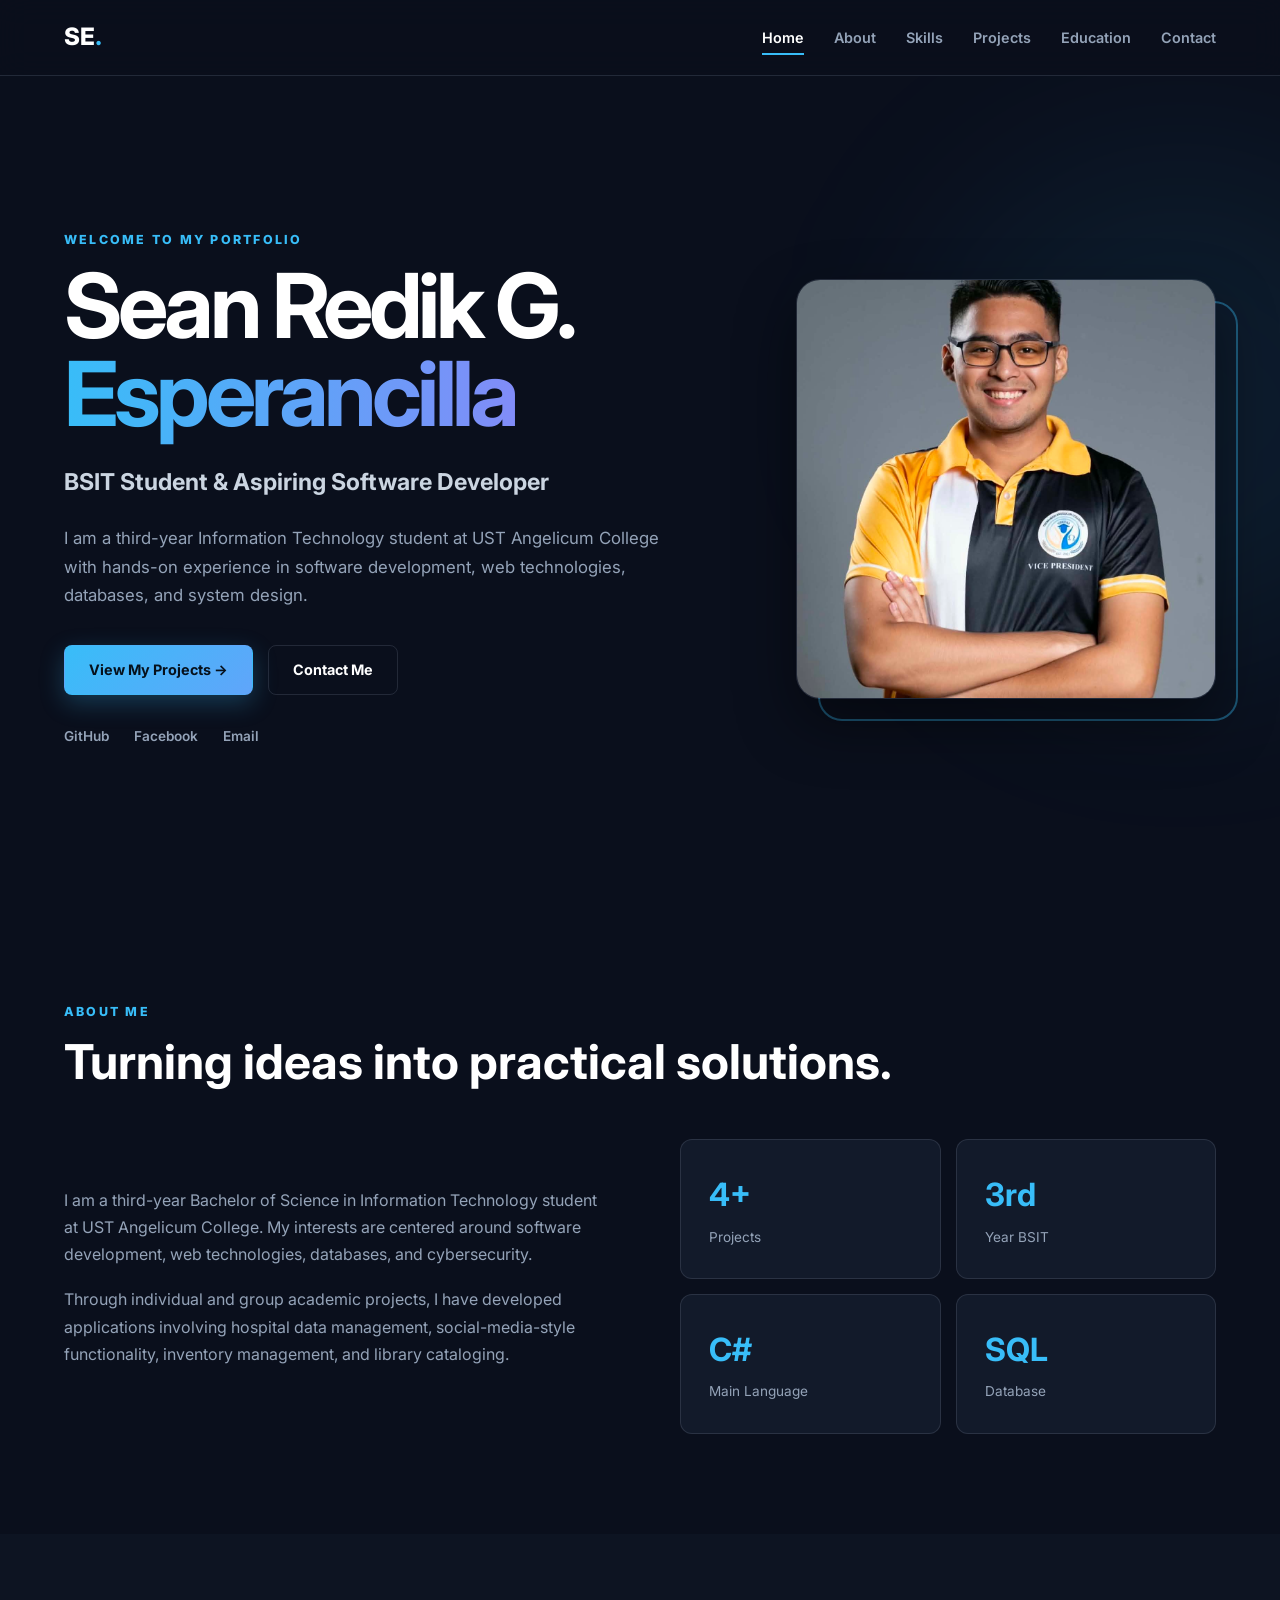
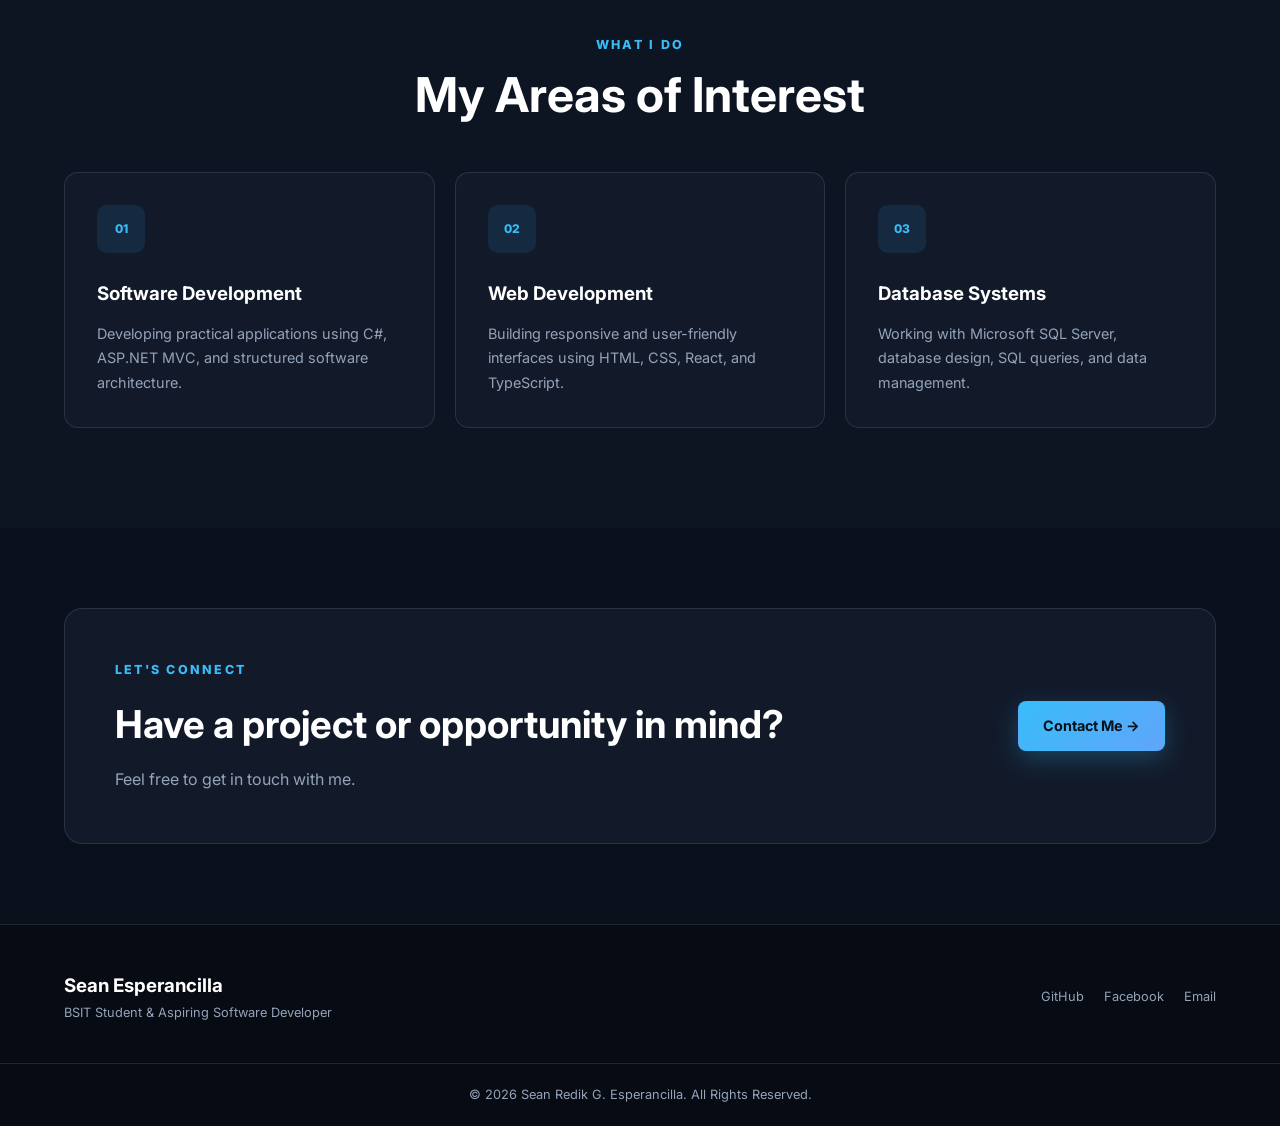
<file: index.html>
<!DOCTYPE html>
<html lang="en">
<head>
    <meta charset="UTF-8">
    <meta name="viewport" content="width=device-width, initial-scale=1.0">
    <meta name="description" content="Sean Redik G. Esperancilla - BSIT Student and Aspiring Software Developer">
    <title>Sean Esperancilla | Portfolio</title>

    <link rel="stylesheet" href="css/style.css">

    <link rel="preconnect" href="https://fonts.googleapis.com">
    <link rel="preconnect" href="https://fonts.gstatic.com" crossorigin>
    <link href="https://fonts.googleapis.com/css2?family=Inter:wght@400;500;600;700;800&display=swap" rel="stylesheet">
</head>

<body>

    <!-- Navigation -->
    <header class="header">
        <nav class="navbar container">

            <a href="index.html" class="logo">
                SE<span>.</span>
            </a>

            <button class="menu-toggle" id="menuToggle" aria-label="Toggle navigation">
                ☰
            </button>

            <ul class="nav-menu" id="navMenu">
                <li><a href="index.html" class="active">Home</a></li>
                <li><a href="about.html">About</a></li>
                <li><a href="skills.html">Skills</a></li>
                <li><a href="projects.html">Projects</a></li>
                <li><a href="education.html">Education</a></li>
                <li><a href="contact.html">Contact</a></li>
            </ul>

        </nav>
    </header>

    <main>

        <!-- Hero Section -->
        <section class="hero">
            <div class="container hero-content">

                <div class="hero-text">

                    <p class="eyebrow">WELCOME TO MY PORTFOLIO</p>

                    <h1>
                        Sean Redik G.<br>
                        <span>Esperancilla</span>
                    </h1>

                    <h2>BSIT Student & Aspiring Software Developer</h2>

                    <p class="hero-description">
                        I am a third-year Information Technology student at
                        UST Angelicum College with hands-on experience in
                        software development, web technologies, databases,
                        and system design.
                    </p>

                    <div class="hero-buttons">
                        <a href="projects.html" class="btn btn-primary">
                            View My Projects →
                        </a>

                        <a href="contact.html" class="btn btn-outline">
                            Contact Me
                        </a>
                    </div>

                    <div class="social-links">
                        <a href="https://github.com/SeanEsperancilla"
                           target="_blank"
                           rel="noopener noreferrer">
                            GitHub
                        </a>

                        <a href="https://www.facebook.com/Sean.Esperancilla"
                           target="_blank"
                           rel="noopener noreferrer">
                            Facebook
                        </a>

                        <a href="mailto:sprncll@gmail.com">
                            Email
                        </a>
                    </div>

                </div>

                <div class="hero-image">
                    <div class="image-decoration"></div>

                    <img src="images/profile.jpg"
                         alt="Profile photo of Sean Redik G. Esperancilla">
                </div>

            </div>
        </section>

        <!-- Quick Introduction -->
        <section class="intro-section section">
            <div class="container">

                <div class="section-heading">
                    <p class="eyebrow">ABOUT ME</p>
                    <h2>Turning ideas into practical solutions.</h2>
                </div>

                <div class="intro-grid">

                    <div>
                        <p>
                            I am a third-year Bachelor of Science in Information
                            Technology student at UST Angelicum College. My interests
                            are centered around software development, web technologies,
                            databases, and cybersecurity.
                        </p>

                        <p>
                            Through individual and group academic projects, I have
                            developed applications involving hospital data management,
                            social-media-style functionality, inventory management,
                            and library cataloging.
                        </p>
                    </div>

                    <div class="stats-grid">

                        <div class="stat-card">
                            <strong>4+</strong>
                            <span>Projects</span>
                        </div>

                        <div class="stat-card">
                            <strong>3rd</strong>
                            <span>Year BSIT</span>
                        </div>

                        <div class="stat-card">
                            <strong>C#</strong>
                            <span>Main Language</span>
                        </div>

                        <div class="stat-card">
                            <strong>SQL</strong>
                            <span>Database</span>
                        </div>

                    </div>

                </div>

            </div>
        </section>

        <!-- Featured Skills -->
        <section class="section section-alt">
            <div class="container">

                <div class="section-heading centered">
                    <p class="eyebrow">WHAT I DO</p>
                    <h2>My Areas of Interest</h2>
                </div>

                <div class="card-grid three-columns">

                    <article class="info-card">
                        <div class="card-icon">01</div>
                        <h3>Software Development</h3>
                        <p>
                            Developing practical applications using C#,
                            ASP.NET MVC, and structured software architecture.
                        </p>
                    </article>

                    <article class="info-card">
                        <div class="card-icon">02</div>
                        <h3>Web Development</h3>
                        <p>
                            Building responsive and user-friendly interfaces
                            using HTML, CSS, React, and TypeScript.
                        </p>
                    </article>

                    <article class="info-card">
                        <div class="card-icon">03</div>
                        <h3>Database Systems</h3>
                        <p>
                            Working with Microsoft SQL Server, database design,
                            SQL queries, and data management.
                        </p>
                    </article>

                </div>

            </div>
        </section>

        <!-- CTA -->
        <section class="cta-section section">
            <div class="container cta-content">

                <div>
                    <p class="eyebrow">LET'S CONNECT</p>
                    <h2>Have a project or opportunity in mind?</h2>
                    <p>
                        Feel free to get in touch with me.
                    </p>
                </div>

                <a href="contact.html" class="btn btn-primary">
                    Contact Me →
                </a>

            </div>
        </section>

    </main>

    <!-- Footer -->
    <footer class="footer">
        <div class="container footer-content">

            <div>
                <h3>Sean Esperancilla</h3>
                <p>BSIT Student & Aspiring Software Developer</p>
            </div>

            <div class="footer-links">
                <a href="https://github.com/SeanEsperancilla"
                   target="_blank"
                   rel="noopener noreferrer">GitHub</a>

                <a href="https://www.facebook.com/Sean.Esperancilla"
                   target="_blank"
                   rel="noopener noreferrer">Facebook</a>

                <a href="mailto:sprncll@gmail.com">Email</a>
            </div>

        </div>

        <div class="copyright">
            <p>© <span id="year"></span> Sean Redik G. Esperancilla. All Rights Reserved.</p>
        </div>
    </footer>

    <script src="js/script.js"></script>
</body>
</html>
</file>
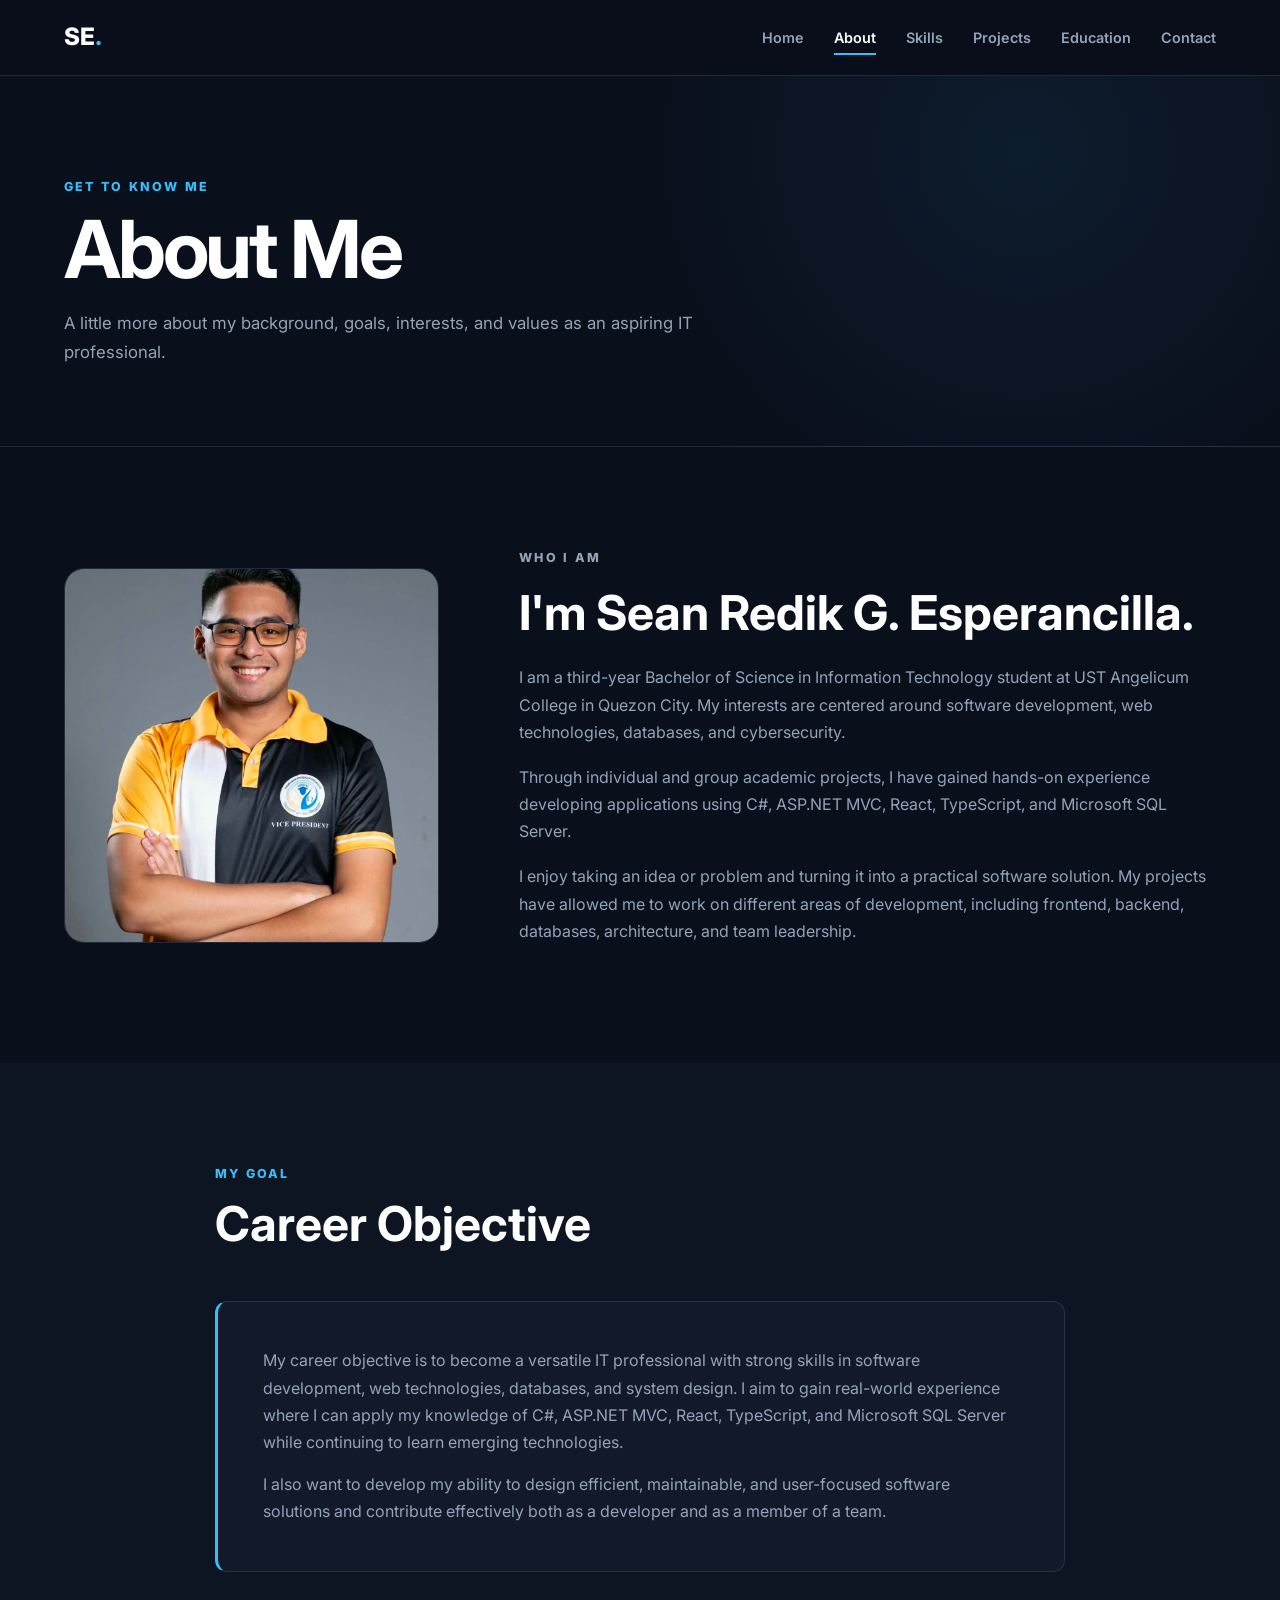
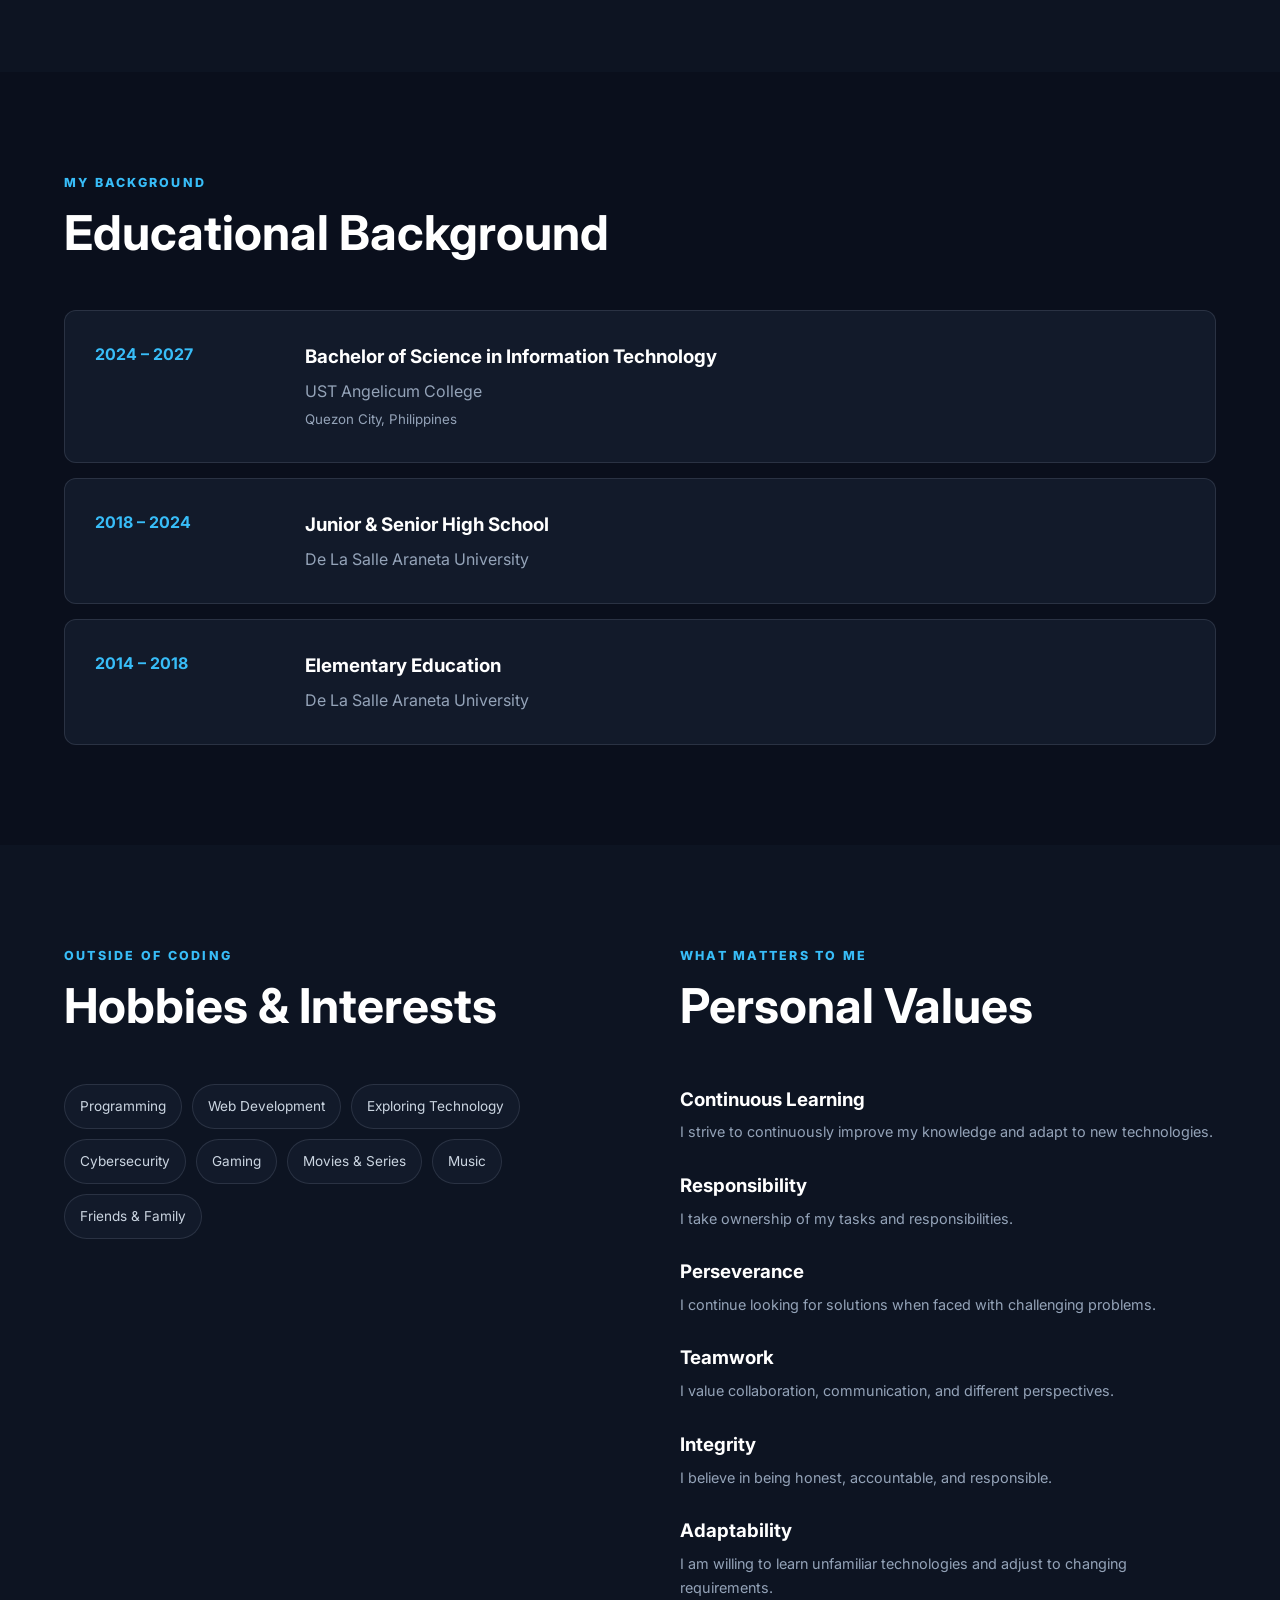
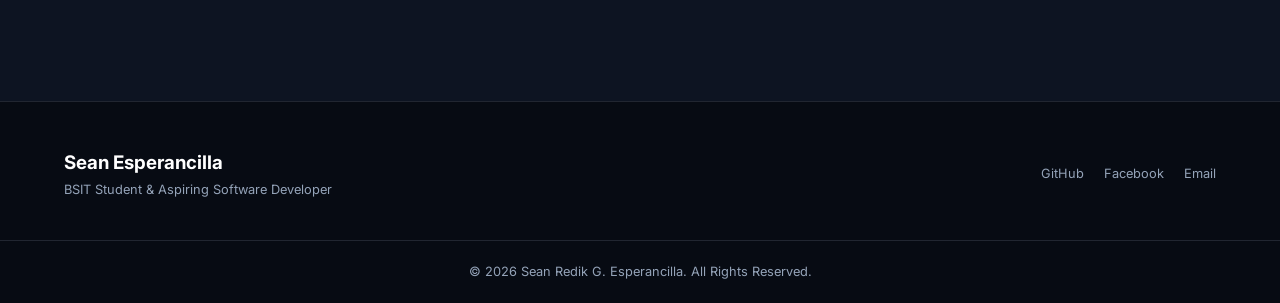
<file: about.html>
<!DOCTYPE html>
<html lang="en">
<head>
    <meta charset="UTF-8">
    <meta name="viewport" content="width=device-width, initial-scale=1.0">

    <meta name="description" content="About Sean Redik G. Esperancilla">

    <title>About Me | Sean Esperancilla</title>

    <link rel="stylesheet" href="css/style.css">

    <link rel="preconnect" href="https://fonts.googleapis.com">
    <link rel="preconnect" href="https://fonts.gstatic.com" crossorigin>
    <link href="https://fonts.googleapis.com/css2?family=Inter:wght@400;500;600;700;800&display=swap" rel="stylesheet">
</head>

<body>

    <header class="header">
        <nav class="navbar container">

            <a href="index.html" class="logo">
                SE<span>.</span>
            </a>

            <button class="menu-toggle" id="menuToggle" aria-label="Toggle navigation">
                ☰
            </button>

            <ul class="nav-menu" id="navMenu">
                <li><a href="index.html">Home</a></li>
                <li><a href="about.html" class="active">About</a></li>
                <li><a href="skills.html">Skills</a></li>
                <li><a href="projects.html">Projects</a></li>
                <li><a href="education.html">Education</a></li>
                <li><a href="contact.html">Contact</a></li>
            </ul>

        </nav>
    </header>

    <main>

        <!-- Page Header -->
        <section class="page-header">
            <div class="container">
                <p class="eyebrow">GET TO KNOW ME</p>
                <h1>About Me</h1>
                <p>
                    A little more about my background, goals, interests,
                    and values as an aspiring IT professional.
                </p>
            </div>
        </section>

        <!-- Personal Introduction -->
        <section class="section">
            <div class="container about-grid">

                <div class="about-image">
                    <img src="images/profile.jpg"
                         alt="Sean Redik G. Esperancilla profile picture">
                </div>

                <article class="about-content">

                    <p class="eyebrow">WHO I AM</p>

                    <h2>I'm Sean Redik G. Esperancilla.</h2>

                    <p>
                        I am a third-year Bachelor of Science in Information
                        Technology student at UST Angelicum College in Quezon City.
                        My interests are centered around software development,
                        web technologies, databases, and cybersecurity.
                    </p>

                    <p>
                        Through individual and group academic projects, I have
                        gained hands-on experience developing applications using
                        C#, ASP.NET MVC, React, TypeScript, and Microsoft SQL Server.
                    </p>

                    <p>
                        I enjoy taking an idea or problem and turning it into
                        a practical software solution. My projects have allowed
                        me to work on different areas of development, including
                        frontend, backend, databases, architecture, and team
                        leadership.
                    </p>

                </article>

            </div>
        </section>

        <!-- Career Objective -->
        <section class="section section-alt">
            <div class="container narrow-container">

                <div class="section-heading">
                    <p class="eyebrow">MY GOAL</p>
                    <h2>Career Objective</h2>
                </div>

                <div class="quote-card">
                    <p>
                        My career objective is to become a versatile IT professional
                        with strong skills in software development, web technologies,
                        databases, and system design. I aim to gain real-world
                        experience where I can apply my knowledge of C#, ASP.NET MVC,
                        React, TypeScript, and Microsoft SQL Server while continuing
                        to learn emerging technologies.
                    </p>

                    <p>
                        I also want to develop my ability to design efficient,
                        maintainable, and user-focused software solutions and
                        contribute effectively both as a developer and as a member
                        of a team.
                    </p>
                </div>

            </div>
        </section>

        <!-- Education -->
        <section class="section">
            <div class="container">

                <div class="section-heading">
                    <p class="eyebrow">MY BACKGROUND</p>
                    <h2>Educational Background</h2>
                </div>

                <div class="education-list">

                    <article class="education-item">
                        <span class="education-year">2024 – 2027</span>
                        <div>
                            <h3>Bachelor of Science in Information Technology</h3>
                            <p>UST Angelicum College</p>
                            <small>Quezon City, Philippines</small>
                        </div>
                    </article>

                    <article class="education-item">
                        <span class="education-year">2018 – 2024</span>
                        <div>
                            <h3>Junior & Senior High School</h3>
                            <p>De La Salle Araneta University</p>
                        </div>
                    </article>

                    <article class="education-item">
                        <span class="education-year">2014 – 2018</span>
                        <div>
                            <h3>Elementary Education</h3>
                            <p>De La Salle Araneta University</p>
                        </div>
                    </article>

                </div>

            </div>
        </section>

        <!-- Interests -->
        <section class="section section-alt">
            <div class="container">

                <div class="two-column-sections">

                    <section>
                        <div class="section-heading">
                            <p class="eyebrow">OUTSIDE OF CODING</p>
                            <h2>Hobbies & Interests</h2>
                        </div>

                        <ul class="tag-list">
                            <li>Programming</li>
                            <li>Web Development</li>
                            <li>Exploring Technology</li>
                            <li>Cybersecurity</li>
                            <li>Gaming</li>
                            <li>Movies & Series</li>
                            <li>Music</li>
                            <li>Friends & Family</li>
                        </ul>
                    </section>

                    <section>
                        <div class="section-heading">
                            <p class="eyebrow">WHAT MATTERS TO ME</p>
                            <h2>Personal Values</h2>
                        </div>

                        <div class="values-list">

                            <div>
                                <h3>Continuous Learning</h3>
                                <p>
                                    I strive to continuously improve my knowledge
                                    and adapt to new technologies.
                                </p>
                            </div>

                            <div>
                                <h3>Responsibility</h3>
                                <p>
                                    I take ownership of my tasks and responsibilities.
                                </p>
                            </div>

                            <div>
                                <h3>Perseverance</h3>
                                <p>
                                    I continue looking for solutions when faced
                                    with challenging problems.
                                </p>
                            </div>

                            <div>
                                <h3>Teamwork</h3>
                                <p>
                                    I value collaboration, communication, and
                                    different perspectives.
                                </p>
                            </div>

                            <div>
                                <h3>Integrity</h3>
                                <p>
                                    I believe in being honest, accountable,
                                    and responsible.
                                </p>
                            </div>

                            <div>
                                <h3>Adaptability</h3>
                                <p>
                                    I am willing to learn unfamiliar technologies
                                    and adjust to changing requirements.
                                </p>
                            </div>

                        </div>
                    </section>

                </div>

            </div>
        </section>

    </main>

    <footer class="footer">
        <div class="container footer-content">

            <div>
                <h3>Sean Esperancilla</h3>
                <p>BSIT Student & Aspiring Software Developer</p>
            </div>

            <div class="footer-links">
                <a href="https://github.com/SeanEsperancilla"
                   target="_blank"
                   rel="noopener noreferrer">GitHub</a>

                <a href="https://www.facebook.com/Sean.Esperancilla"
                   target="_blank"
                   rel="noopener noreferrer">Facebook</a>

                <a href="mailto:sprncll@gmail.com">Email</a>
            </div>

        </div>

        <div class="copyright">
            <p>© <span id="year"></span> Sean Redik G. Esperancilla. All Rights Reserved.</p>
        </div>
    </footer>

    <script src="js/script.js"></script>
</body>
</html>
</file>
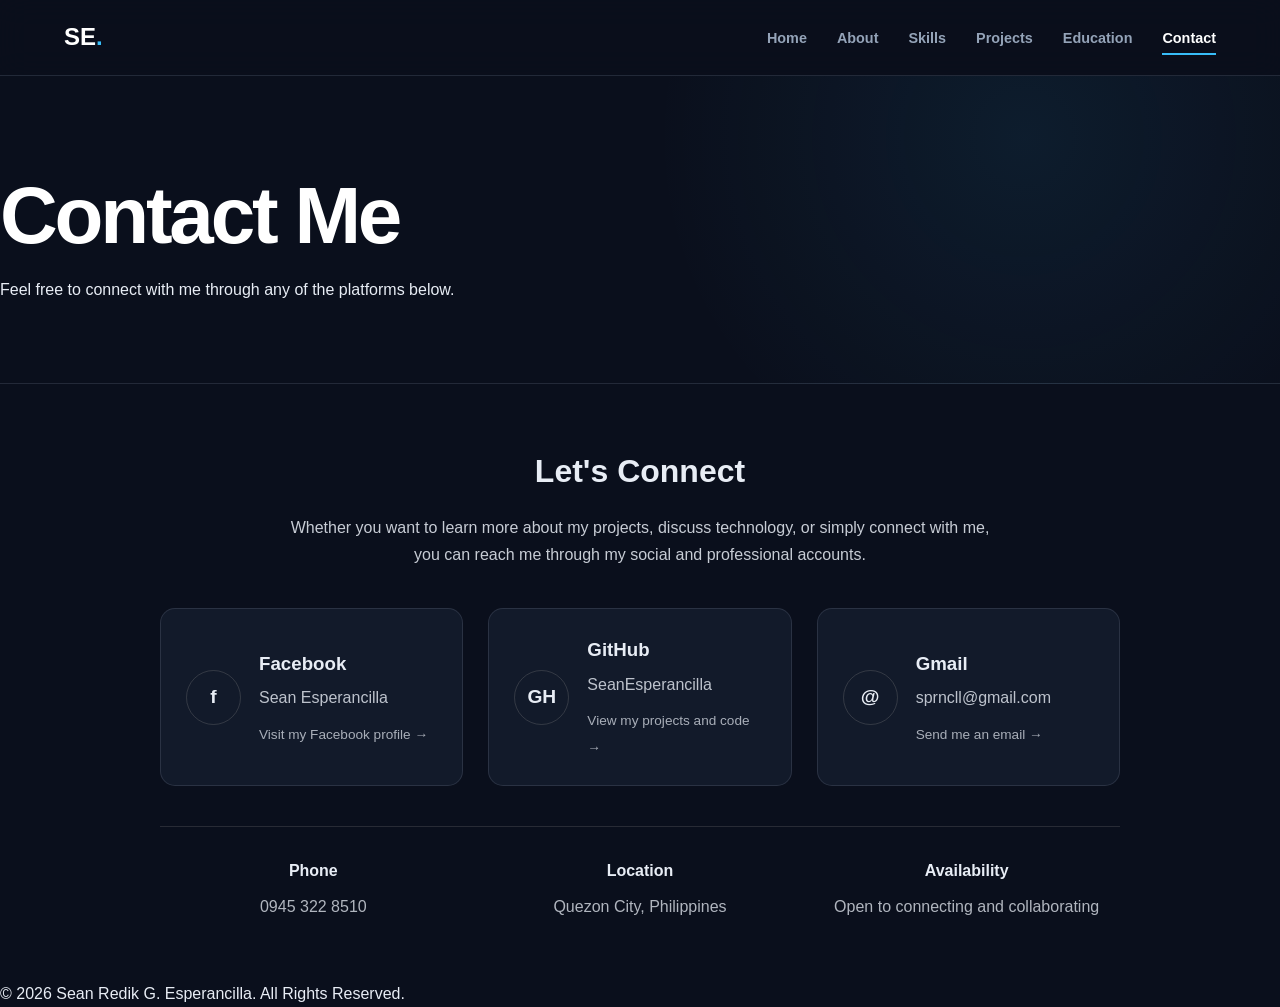
<file: contact.html>
<!DOCTYPE html>
<html lang="en">
<head>
    <meta charset="UTF-8">
    <meta name="viewport" content="width=device-width, initial-scale=1.0">
    <title>Contact Me | Sean Redik G. Esperancilla</title>
    <link rel="stylesheet" href="css/style.css">
</head>

<body>

    <header class="header">
        <nav class="navbar container">

            <a href="index.html" class="logo">
                SE<span>.</span>
            </a>

            <button class="menu-toggle" id="menuToggle" aria-label="Toggle navigation">
                ☰
            </button>

            <ul class="nav-menu" id="navMenu">
                <li><a href="index.html">Home</a></li>
                <li><a href="about.html">About</a></li>
                <li><a href="skills.html">Skills</a></li>
                <li><a href="projects.html">Projects</a></li>
                <li><a href="education.html">Education</a></li>
                <li><a href="contact.html" class="active">Contact</a></li>
            </ul>

        </nav>
    </header>

    <main>

        <section class="page-header">
            <h1>Contact Me</h1>
            <p>
                Feel free to connect with me through any of the platforms below.
            </p>
        </section>

        <section class="contact-section">

            <div class="contact-intro">
                <h2>Let's Connect</h2>

                <p>
                    Whether you want to learn more about my projects, discuss
                    technology, or simply connect with me, you can reach me
                    through my social and professional accounts.
                </p>
            </div>

            <div class="contact-cards">

                <!-- Facebook -->
                <a href="https://www.facebook.com/Sean.Esperancilla"
                   target="_blank"
                   rel="noopener noreferrer"
                   class="contact-card">

                    <div class="contact-icon">f</div>

                    <div>
                        <h3>Facebook</h3>
                        <p>Sean Esperancilla</p>
                        <span>Visit my Facebook profile →</span>
                    </div>

                </a>

                <!-- GitHub -->
                <a href="https://github.com/SeanEsperancilla"
                   target="_blank"
                   rel="noopener noreferrer"
                   class="contact-card">

                    <div class="contact-icon">GH</div>

                    <div>
                        <h3>GitHub</h3>
                        <p>SeanEsperancilla</p>
                        <span>View my projects and code →</span>
                    </div>

                </a>

                <!-- Gmail -->
                <a href="mailto:sprncll@gmail.com"
                   class="contact-card">

                    <div class="contact-icon">@</div>

                    <div>
                        <h3>Gmail</h3>
                        <p>sprncll@gmail.com</p>
                        <span>Send me an email →</span>
                    </div>

                </a>

            </div>

            <div class="contact-details">

                <div>
                    <strong>Phone</strong>
                    <p>0945 322 8510</p>
                </div>

                <div>
                    <strong>Location</strong>
                    <p>Quezon City, Philippines</p>
                </div>

                <div>
                    <strong>Availability</strong>
                    <p>Open to connecting and collaborating</p>
                </div>

            </div>

        </section>

    </main>

    <footer>
        <p>
            &copy; 2026 Sean Redik G. Esperancilla. All Rights Reserved.
        </p>
    </footer>

    <script src="js/script.js"></script>

</body>
</html>
</file>
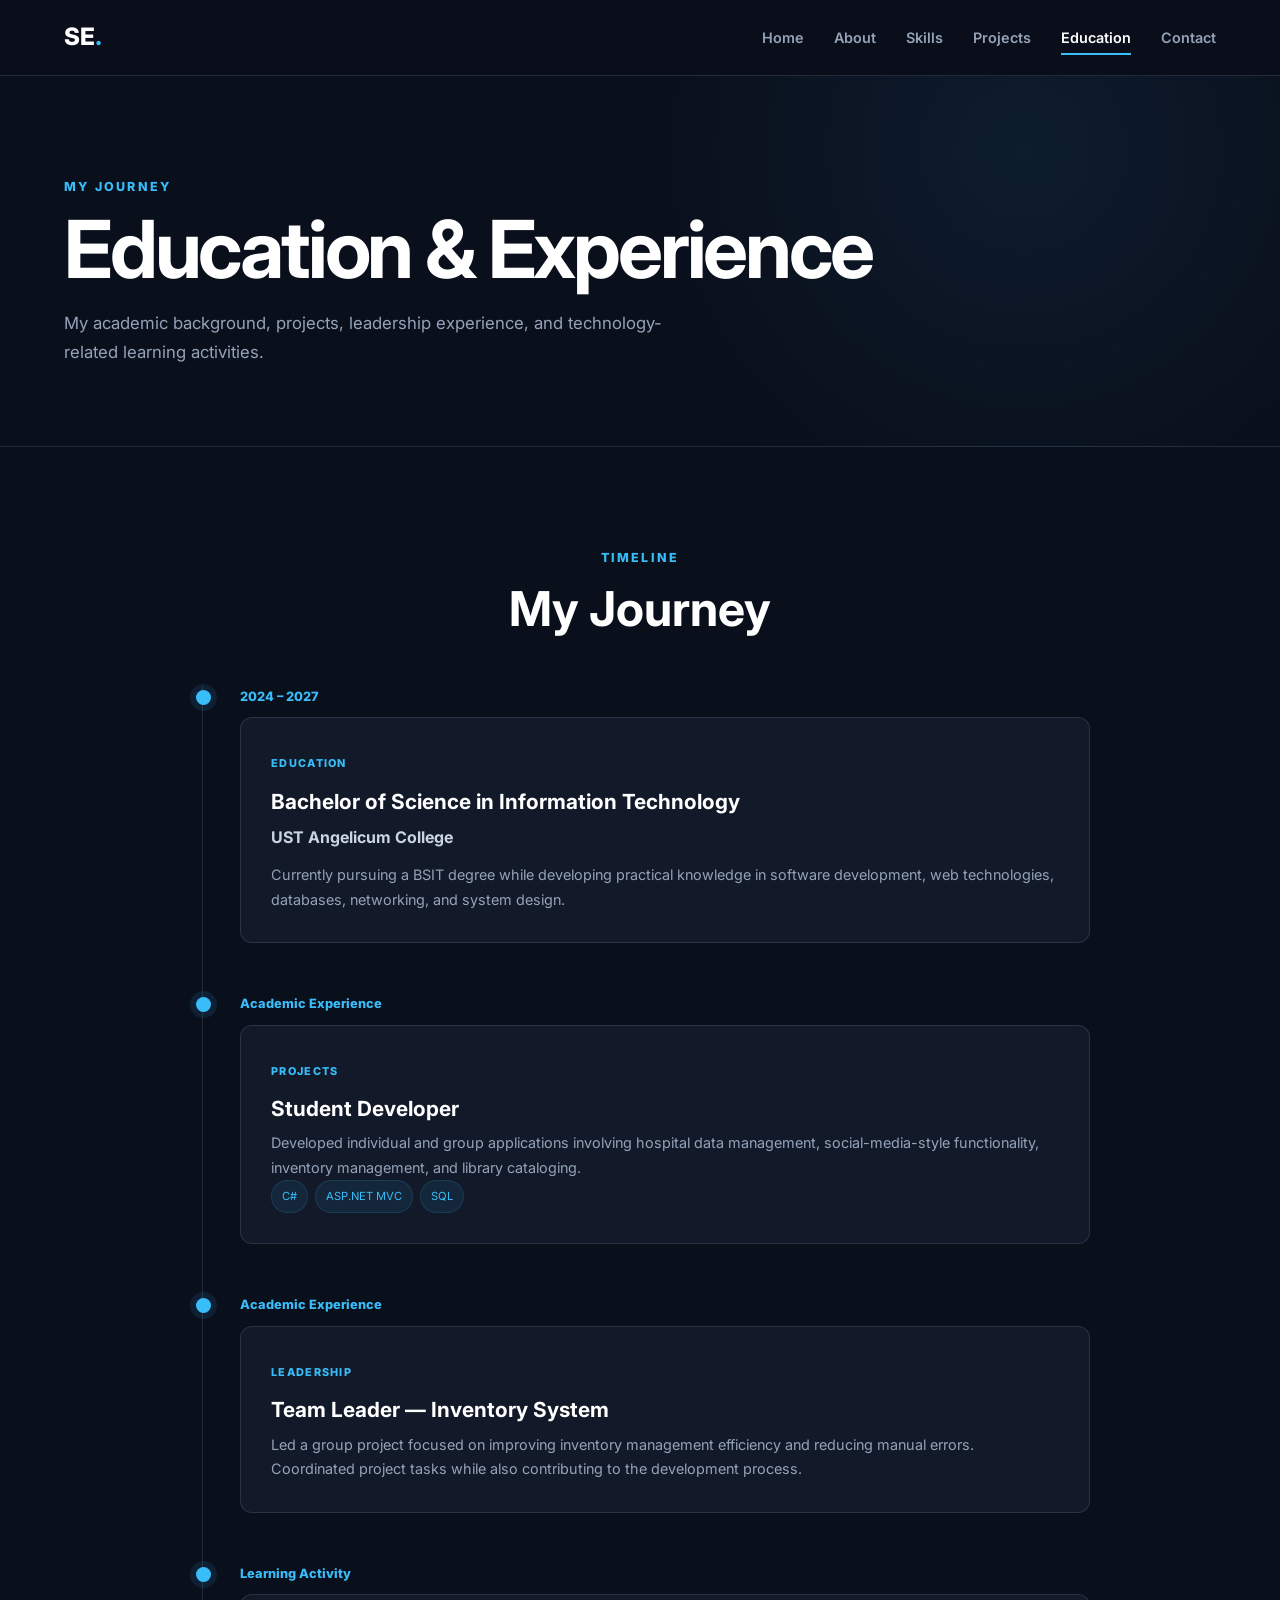
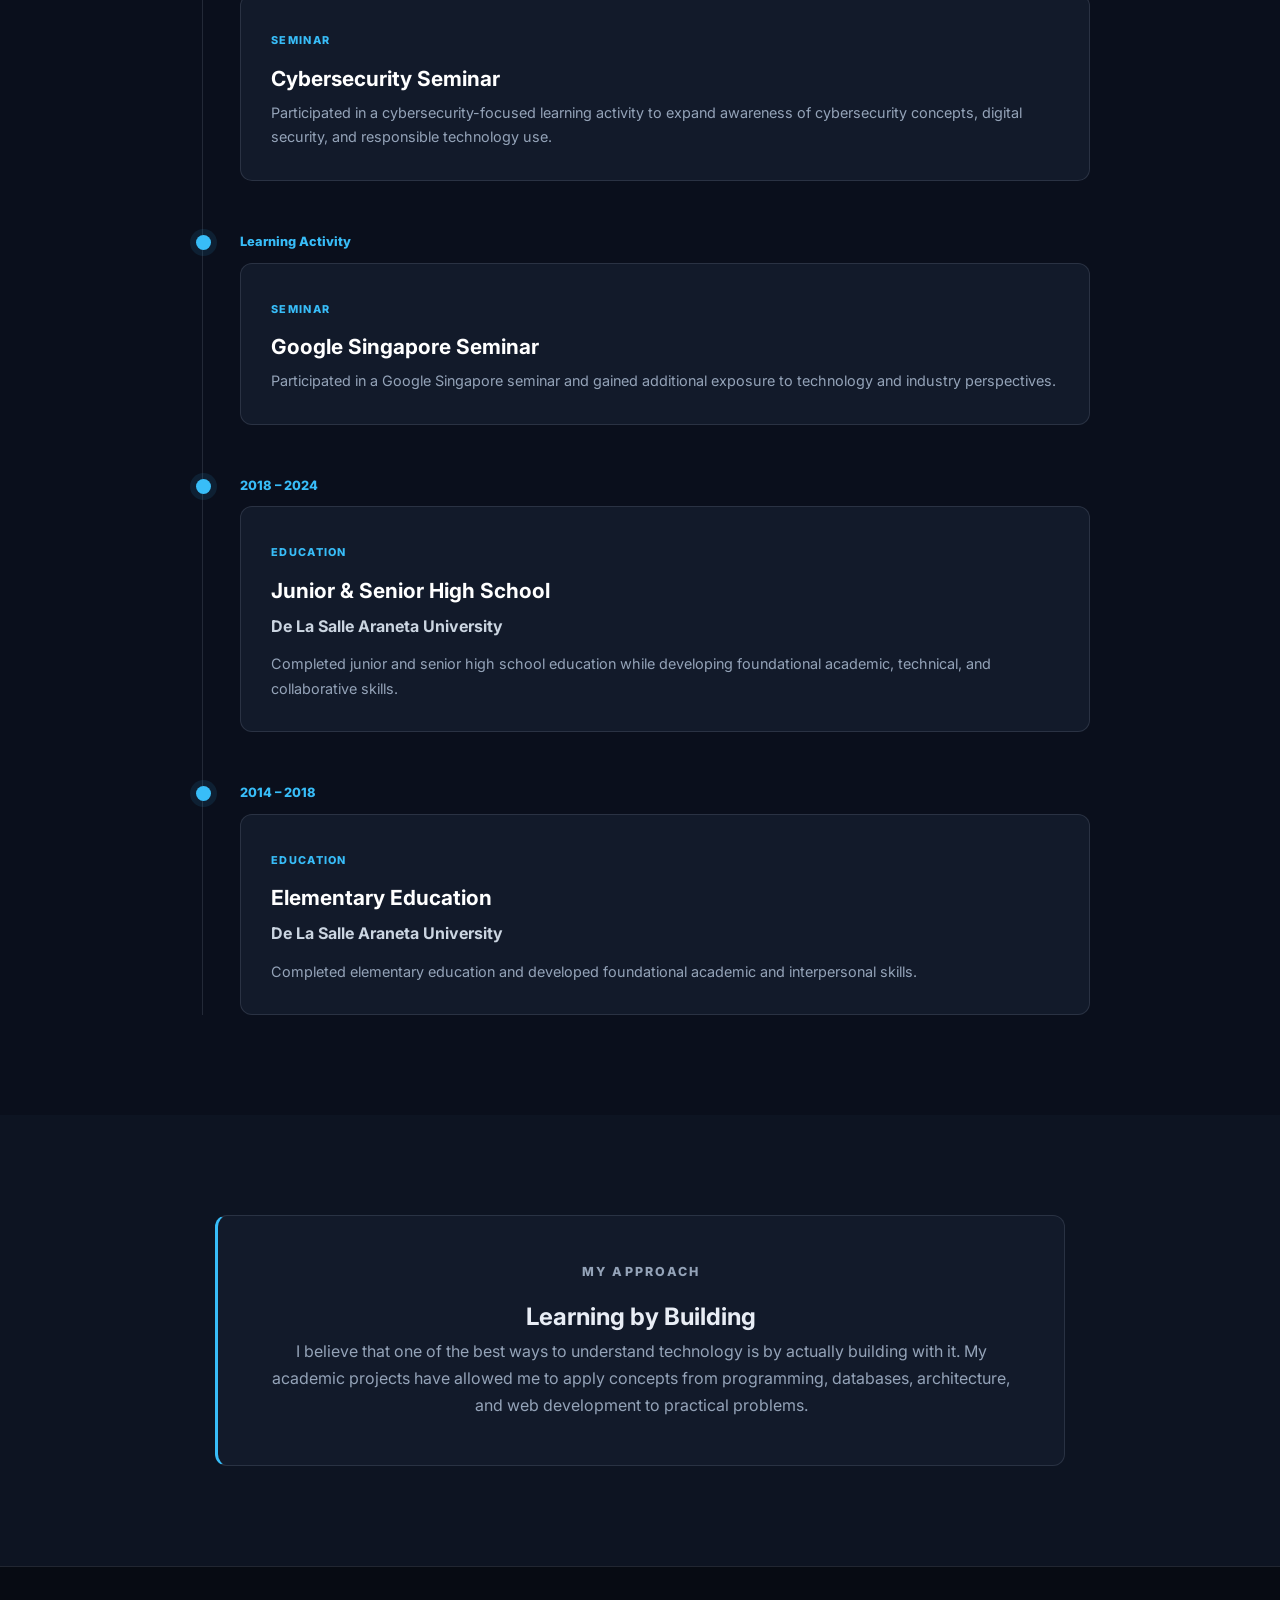
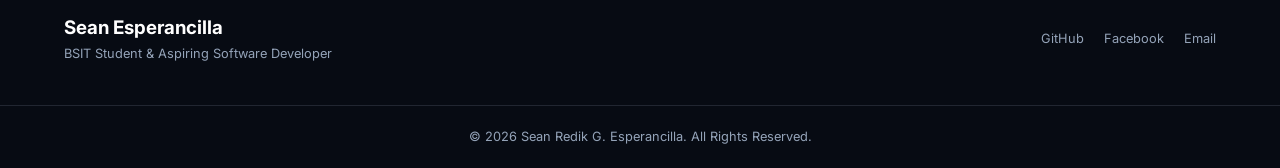
<file: education.html>
<!DOCTYPE html>
<html lang="en">
<head>
    <meta charset="UTF-8">
    <meta name="viewport" content="width=device-width, initial-scale=1.0">

    <meta name="description" content="Education and experience of Sean Esperancilla">

    <title>Education & Experience | Sean Esperancilla</title>

    <link rel="stylesheet" href="css/style.css">

    <link rel="preconnect" href="https://fonts.googleapis.com">
    <link rel="preconnect" href="https://fonts.gstatic.com" crossorigin>
    <link href="https://fonts.googleapis.com/css2?family=Inter:wght@400;500;600;700;800&display=swap" rel="stylesheet">
</head>

<body>

    <header class="header">
        <nav class="navbar container">

            <a href="index.html" class="logo">
                SE<span>.</span>
            </a>

            <button class="menu-toggle" id="menuToggle" aria-label="Toggle navigation">
                ☰
            </button>

            <ul class="nav-menu" id="navMenu">
                <li><a href="index.html">Home</a></li>
                <li><a href="about.html">About</a></li>
                <li><a href="skills.html">Skills</a></li>
                <li><a href="projects.html">Projects</a></li>
                <li><a href="education.html" class="active">Education</a></li>
                <li><a href="contact.html">Contact</a></li>
            </ul>

        </nav>
    </header>

    <main>

        <section class="page-header">
            <div class="container">
                <p class="eyebrow">MY JOURNEY</p>
                <h1>Education & Experience</h1>
                <p>
                    My academic background, projects, leadership experience,
                    and technology-related learning activities.
                </p>
            </div>
        </section>

        <!-- Timeline -->
        <section class="section">
            <div class="container">

                <div class="section-heading centered">
                    <p class="eyebrow">TIMELINE</p>
                    <h2>My Journey</h2>
                </div>

                <div class="timeline">

                    <article class="timeline-item">

                        <div class="timeline-dot"></div>

                        <div class="timeline-date">
                            2024 – 2027
                        </div>

                        <div class="timeline-content">

                            <span class="timeline-label">EDUCATION</span>

                            <h3>Bachelor of Science in Information Technology</h3>

                            <h4>UST Angelicum College</h4>

                            <p>
                                Currently pursuing a BSIT degree while developing
                                practical knowledge in software development,
                                web technologies, databases, networking, and
                                system design.
                            </p>

                        </div>

                    </article>

                    <article class="timeline-item">

                        <div class="timeline-dot"></div>

                        <div class="timeline-date">
                            Academic Experience
                        </div>

                        <div class="timeline-content">

                            <span class="timeline-label">PROJECTS</span>

                            <h3>Student Developer</h3>

                            <p>
                                Developed individual and group applications involving
                                hospital data management, social-media-style functionality,
                                inventory management, and library cataloging.
                            </p>

                            <div class="tech-tags">
                                <span>C#</span>
                                <span>ASP.NET MVC</span>
                                <span>SQL</span>
                            </div>

                        </div>

                    </article>

                    <article class="timeline-item">

                        <div class="timeline-dot"></div>

                        <div class="timeline-date">
                            Academic Experience
                        </div>

                        <div class="timeline-content">

                            <span class="timeline-label">LEADERSHIP</span>

                            <h3>Team Leader — Inventory System</h3>

                            <p>
                                Led a group project focused on improving inventory
                                management efficiency and reducing manual errors.
                                Coordinated project tasks while also contributing
                                to the development process.
                            </p>

                        </div>

                    </article>

                    <article class="timeline-item">

                        <div class="timeline-dot"></div>

                        <div class="timeline-date">
                            Learning Activity
                        </div>

                        <div class="timeline-content">

                            <span class="timeline-label">SEMINAR</span>

                            <h3>Cybersecurity Seminar</h3>

                            <p>
                                Participated in a cybersecurity-focused learning
                                activity to expand awareness of cybersecurity
                                concepts, digital security, and responsible
                                technology use.
                            </p>

                        </div>

                    </article>

                    <article class="timeline-item">

                        <div class="timeline-dot"></div>

                        <div class="timeline-date">
                            Learning Activity
                        </div>

                        <div class="timeline-content">

                            <span class="timeline-label">SEMINAR</span>

                            <h3>Google Singapore Seminar</h3>

                            <p>
                                Participated in a Google Singapore seminar and
                                gained additional exposure to technology and
                                industry perspectives.
                            </p>

                        </div>

                    </article>

                    <article class="timeline-item">

                        <div class="timeline-dot"></div>

                        <div class="timeline-date">
                            2018 – 2024
                        </div>

                        <div class="timeline-content">

                            <span class="timeline-label">EDUCATION</span>

                            <h3>Junior & Senior High School</h3>

                            <h4>De La Salle Araneta University</h4>

                            <p>
                                Completed junior and senior high school education
                                while developing foundational academic, technical,
                                and collaborative skills.
                            </p>

                        </div>

                    </article>

                    <article class="timeline-item">

                        <div class="timeline-dot"></div>

                        <div class="timeline-date">
                            2014 – 2018
                        </div>

                        <div class="timeline-content">

                            <span class="timeline-label">EDUCATION</span>

                            <h3>Elementary Education</h3>

                            <h4>De La Salle Araneta University</h4>

                            <p>
                                Completed elementary education and developed
                                foundational academic and interpersonal skills.
                            </p>

                        </div>

                    </article>

                </div>

            </div>
        </section>

        <!-- Learning Philosophy -->
        <section class="section section-alt">
            <div class="container narrow-container">

                <div class="quote-card center-text">

                    <p class="eyebrow">MY APPROACH</p>

                    <h2>Learning by Building</h2>

                    <p>
                        I believe that one of the best ways to understand technology
                        is by actually building with it. My academic projects have
                        allowed me to apply concepts from programming, databases,
                        architecture, and web development to practical problems.
                    </p>

                </div>

            </div>
        </section>

    </main>

    <footer class="footer">
        <div class="container footer-content">

            <div>
                <h3>Sean Esperancilla</h3>
                <p>BSIT Student & Aspiring Software Developer</p>
            </div>

            <div class="footer-links">
                <a href="https://github.com/SeanEsperancilla"
                   target="_blank"
                   rel="noopener noreferrer">GitHub</a>

                <a href="https://www.facebook.com/Sean.Esperancilla"
                   target="_blank"
                   rel="noopener noreferrer">Facebook</a>

                <a href="mailto:sprncll@gmail.com">Email</a>
            </div>

        </div>

        <div class="copyright">
            <p>© <span id="year"></span> Sean Redik G. Esperancilla. All Rights Reserved.</p>
        </div>
    </footer>

    <script src="js/script.js"></script>
</body>
</html>
</file>
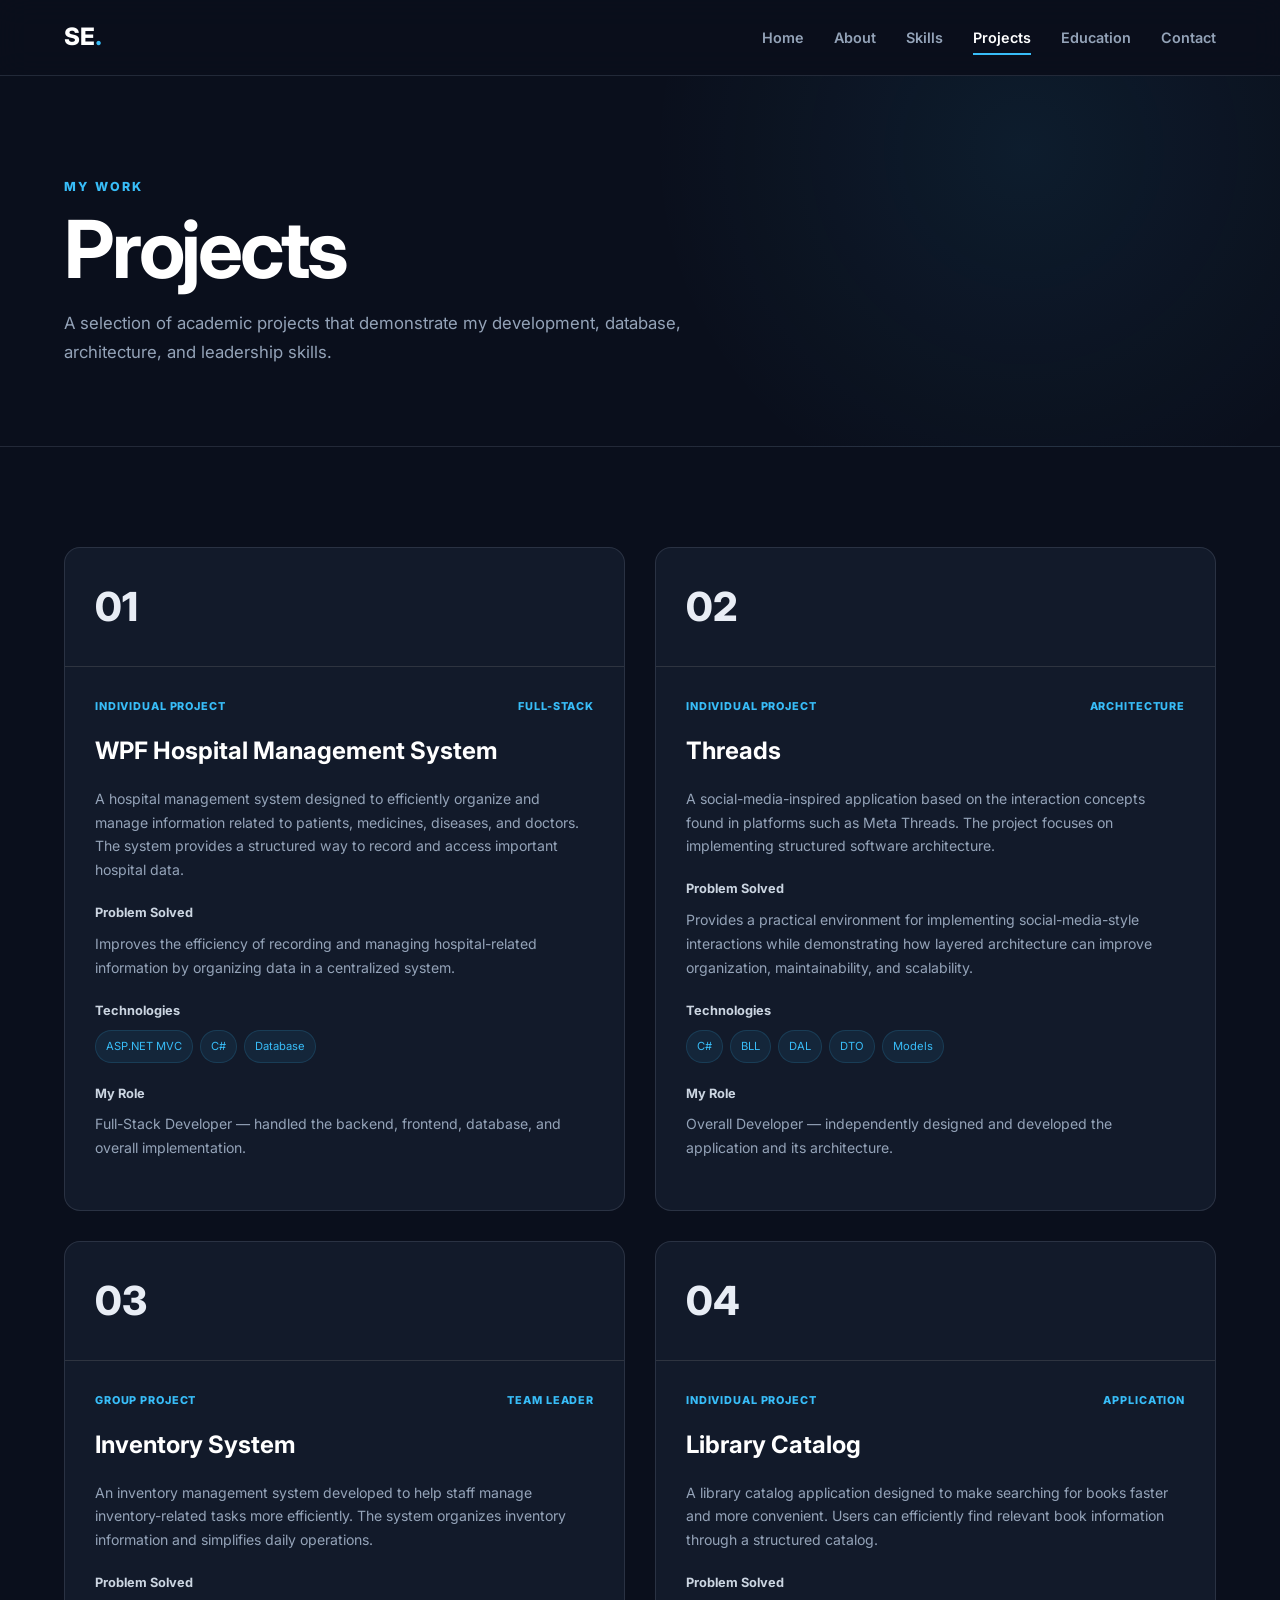
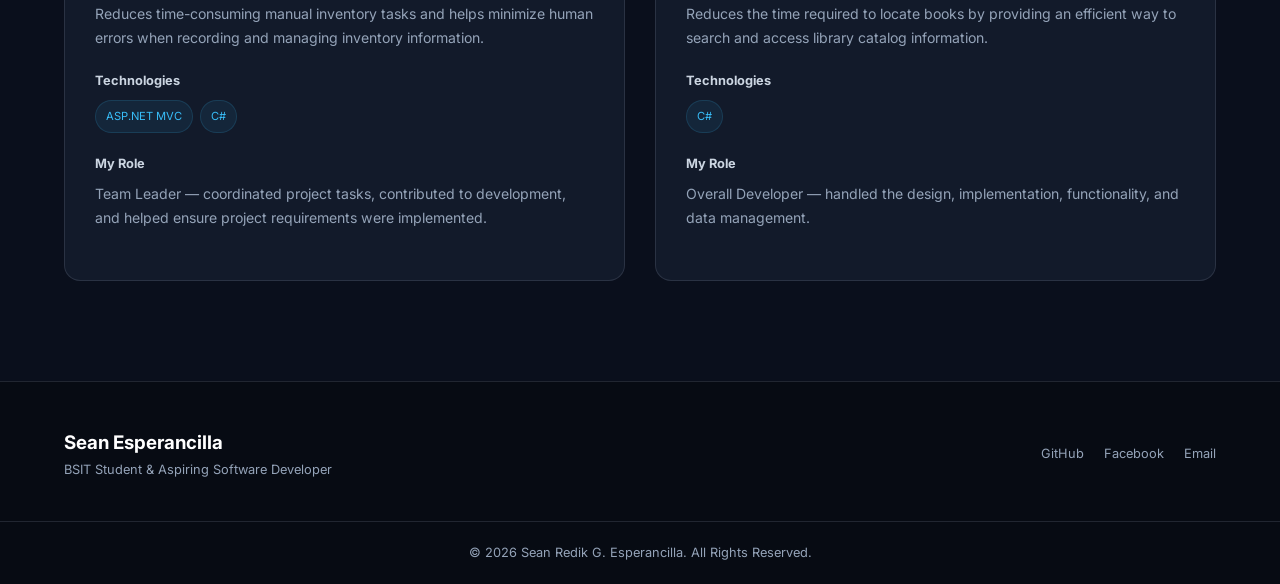
<file: projects.html>
<!DOCTYPE html>
<html lang="en">
<head>
    <meta charset="UTF-8">
    <meta name="viewport" content="width=device-width, initial-scale=1.0">

    <meta name="description" content="Projects developed by Sean Esperancilla">

    <title>Projects | Sean Esperancilla</title>

    <link rel="stylesheet" href="css/style.css">

    <link rel="preconnect" href="https://fonts.googleapis.com">
    <link rel="preconnect" href="https://fonts.gstatic.com" crossorigin>
    <link href="https://fonts.googleapis.com/css2?family=Inter:wght@400;500;600;700;800&display=swap" rel="stylesheet">
</head>

<body>

    <header class="header">
        <nav class="navbar container">

            <a href="index.html" class="logo">
                SE<span>.</span>
            </a>

            <button class="menu-toggle" id="menuToggle" aria-label="Toggle navigation">
                ☰
            </button>

            <ul class="nav-menu" id="navMenu">
                <li><a href="index.html">Home</a></li>
                <li><a href="about.html">About</a></li>
                <li><a href="skills.html">Skills</a></li>
                <li><a href="projects.html" class="active">Projects</a></li>
                <li><a href="education.html">Education</a></li>
                <li><a href="contact.html">Contact</a></li>
            </ul>

        </nav>
    </header>

    <main>

        <section class="page-header">
            <div class="container">
                <p class="eyebrow">MY WORK</p>
                <h1>Projects</h1>
                <p>
                    A selection of academic projects that demonstrate my
                    development, database, architecture, and leadership skills.
                </p>
            </div>
        </section>

        <section class="section">
            <div class="container">

                <div class="projects-grid">

                    <!-- Project 1 -->
                    <article class="project-card">

                        <div class="project-number">01</div>

                        <div class="project-content">

                            <div class="project-meta">
                                <span>INDIVIDUAL PROJECT</span>
                                <span>FULL-STACK</span>
                            </div>

                            <h2>WPF Hospital Management System</h2>

                            <p>
                                A hospital management system designed to efficiently
                                organize and manage information related to patients,
                                medicines, diseases, and doctors. The system provides
                                a structured way to record and access important
                                hospital data.
                            </p>

                            <h4>Problem Solved</h4>

                            <p>
                                Improves the efficiency of recording and managing
                                hospital-related information by organizing data in
                                a centralized system.
                            </p>

                            <h4>Technologies</h4>

                            <div class="tech-tags">
                                <span>ASP.NET MVC</span>
                                <span>C#</span>
                                <span>Database</span>
                            </div>

                            <h4>My Role</h4>

                            <p>
                                Full-Stack Developer — handled the backend,
                                frontend, database, and overall implementation.
                            </p>

                        </div>

                    </article>

                    <!-- Project 2 -->
                    <article class="project-card">

                        <div class="project-number">02</div>

                        <div class="project-content">

                            <div class="project-meta">
                                <span>INDIVIDUAL PROJECT</span>
                                <span>ARCHITECTURE</span>
                            </div>

                            <h2>Threads</h2>

                            <p>
                                A social-media-inspired application based on the
                                interaction concepts found in platforms such as
                                Meta Threads. The project focuses on implementing
                                structured software architecture.
                            </p>

                            <h4>Problem Solved</h4>

                            <p>
                                Provides a practical environment for implementing
                                social-media-style interactions while demonstrating
                                how layered architecture can improve organization,
                                maintainability, and scalability.
                            </p>

                            <h4>Technologies</h4>

                            <div class="tech-tags">
                                <span>C#</span>
                                <span>BLL</span>
                                <span>DAL</span>
                                <span>DTO</span>
                                <span>Models</span>
                            </div>

                            <h4>My Role</h4>

                            <p>
                                Overall Developer — independently designed and
                                developed the application and its architecture.
                            </p>

                        </div>

                    </article>

                    <!-- Project 3 -->
                    <article class="project-card">

                        <div class="project-number">03</div>

                        <div class="project-content">

                            <div class="project-meta">
                                <span>GROUP PROJECT</span>
                                <span>TEAM LEADER</span>
                            </div>

                            <h2>Inventory System</h2>

                            <p>
                                An inventory management system developed to help
                                staff manage inventory-related tasks more efficiently.
                                The system organizes inventory information and
                                simplifies daily operations.
                            </p>

                            <h4>Problem Solved</h4>

                            <p>
                                Reduces time-consuming manual inventory tasks and
                                helps minimize human errors when recording and
                                managing inventory information.
                            </p>

                            <h4>Technologies</h4>

                            <div class="tech-tags">
                                <span>ASP.NET MVC</span>
                                <span>C#</span>
                            </div>

                            <h4>My Role</h4>

                            <p>
                                Team Leader — coordinated project tasks, contributed
                                to development, and helped ensure project requirements
                                were implemented.
                            </p>

                        </div>

                    </article>

                    <!-- Project 4 -->
                    <article class="project-card">

                        <div class="project-number">04</div>

                        <div class="project-content">

                            <div class="project-meta">
                                <span>INDIVIDUAL PROJECT</span>
                                <span>APPLICATION</span>
                            </div>

                            <h2>Library Catalog</h2>

                            <p>
                                A library catalog application designed to make
                                searching for books faster and more convenient.
                                Users can efficiently find relevant book
                                information through a structured catalog.
                            </p>

                            <h4>Problem Solved</h4>

                            <p>
                                Reduces the time required to locate books by
                                providing an efficient way to search and access
                                library catalog information.
                            </p>

                            <h4>Technologies</h4>

                            <div class="tech-tags">
                                <span>C#</span>
                            </div>

                            <h4>My Role</h4>

                            <p>
                                Overall Developer — handled the design,
                                implementation, functionality, and data management.
                            </p>

                        </div>

                    </article>

                </div>

            </div>
        </section>

    </main>

    <footer class="footer">
        <div class="container footer-content">

            <div>
                <h3>Sean Esperancilla</h3>
                <p>BSIT Student & Aspiring Software Developer</p>
            </div>

            <div class="footer-links">
                <a href="https://github.com/SeanEsperancilla"
                   target="_blank"
                   rel="noopener noreferrer">GitHub</a>

                <a href="https://www.facebook.com/Sean.Esperancilla"
                   target="_blank"
                   rel="noopener noreferrer">Facebook</a>

                <a href="mailto:sprncll@gmail.com">Email</a>
            </div>

        </div>

        <div class="copyright">
            <p>© <span id="year"></span> Sean Redik G. Esperancilla. All Rights Reserved.</p>
        </div>
    </footer>

    <script src="js/script.js"></script>
</body>
</html>
</file>
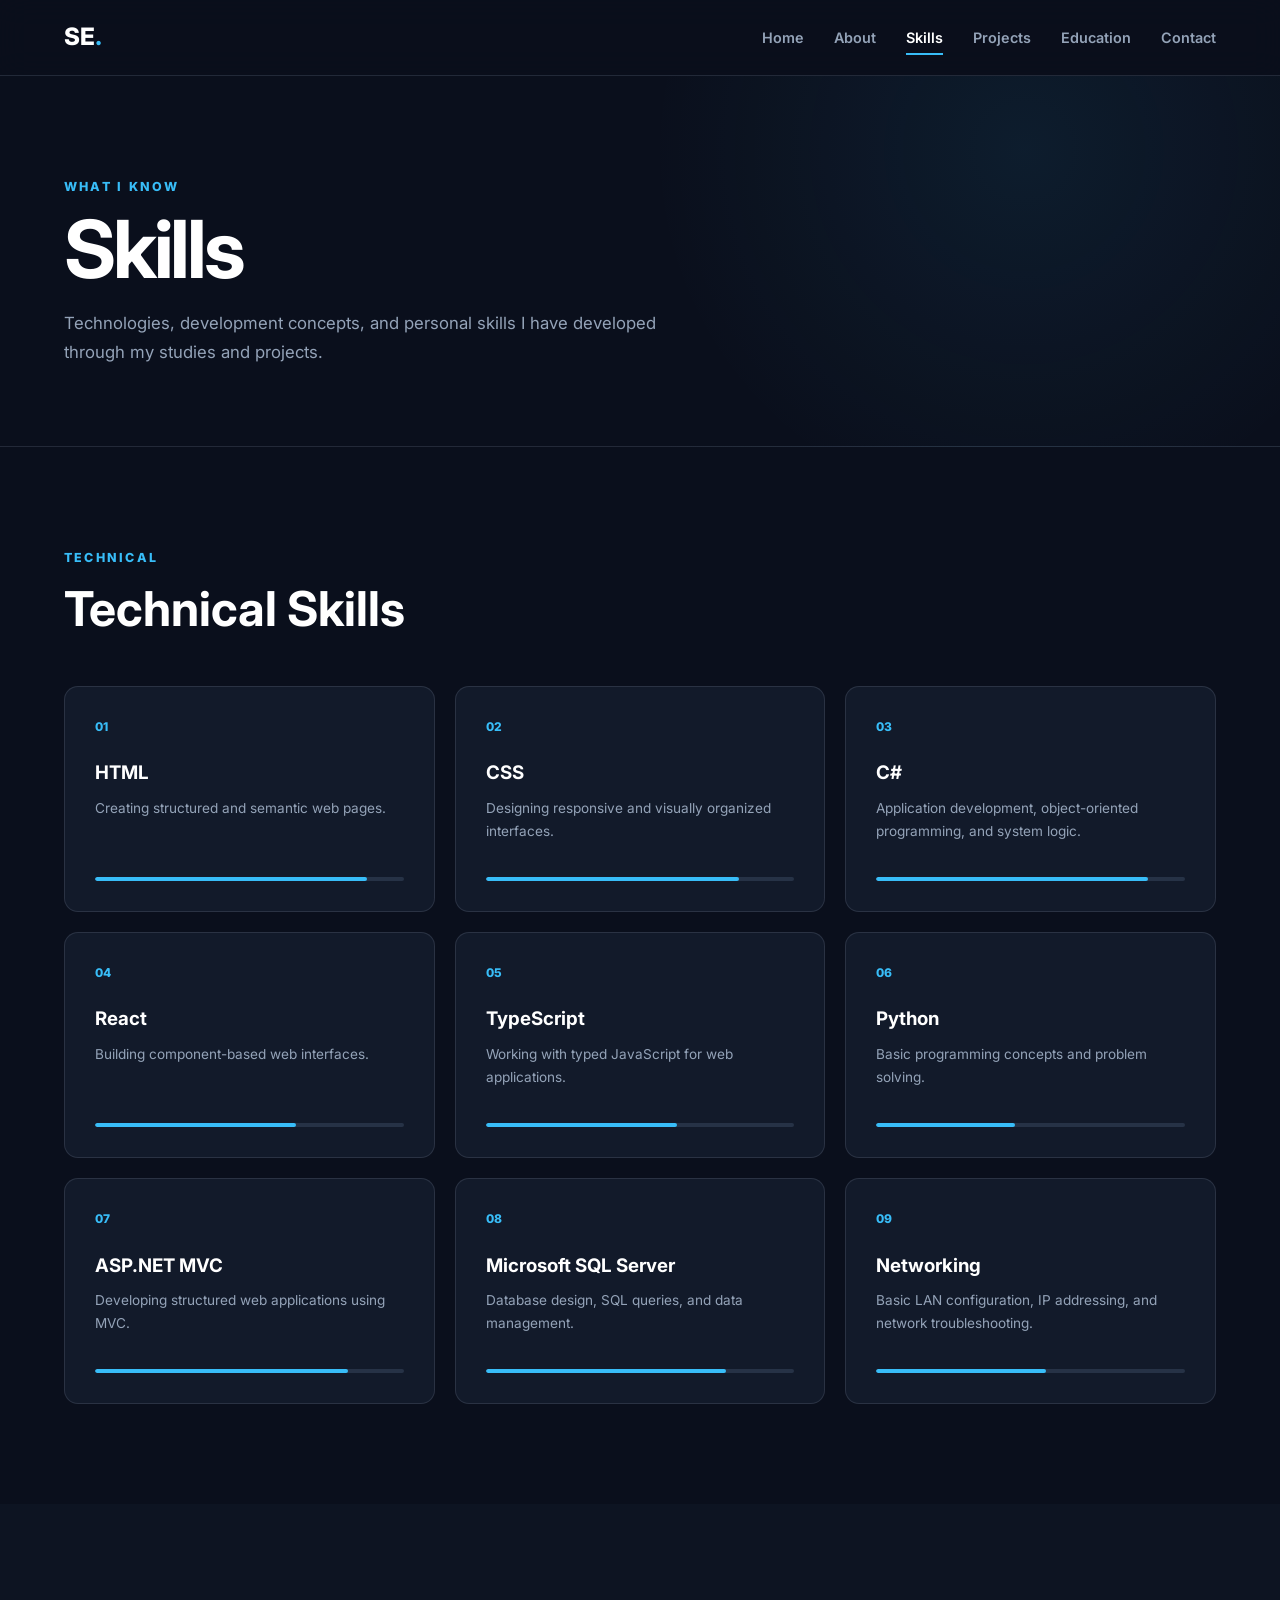
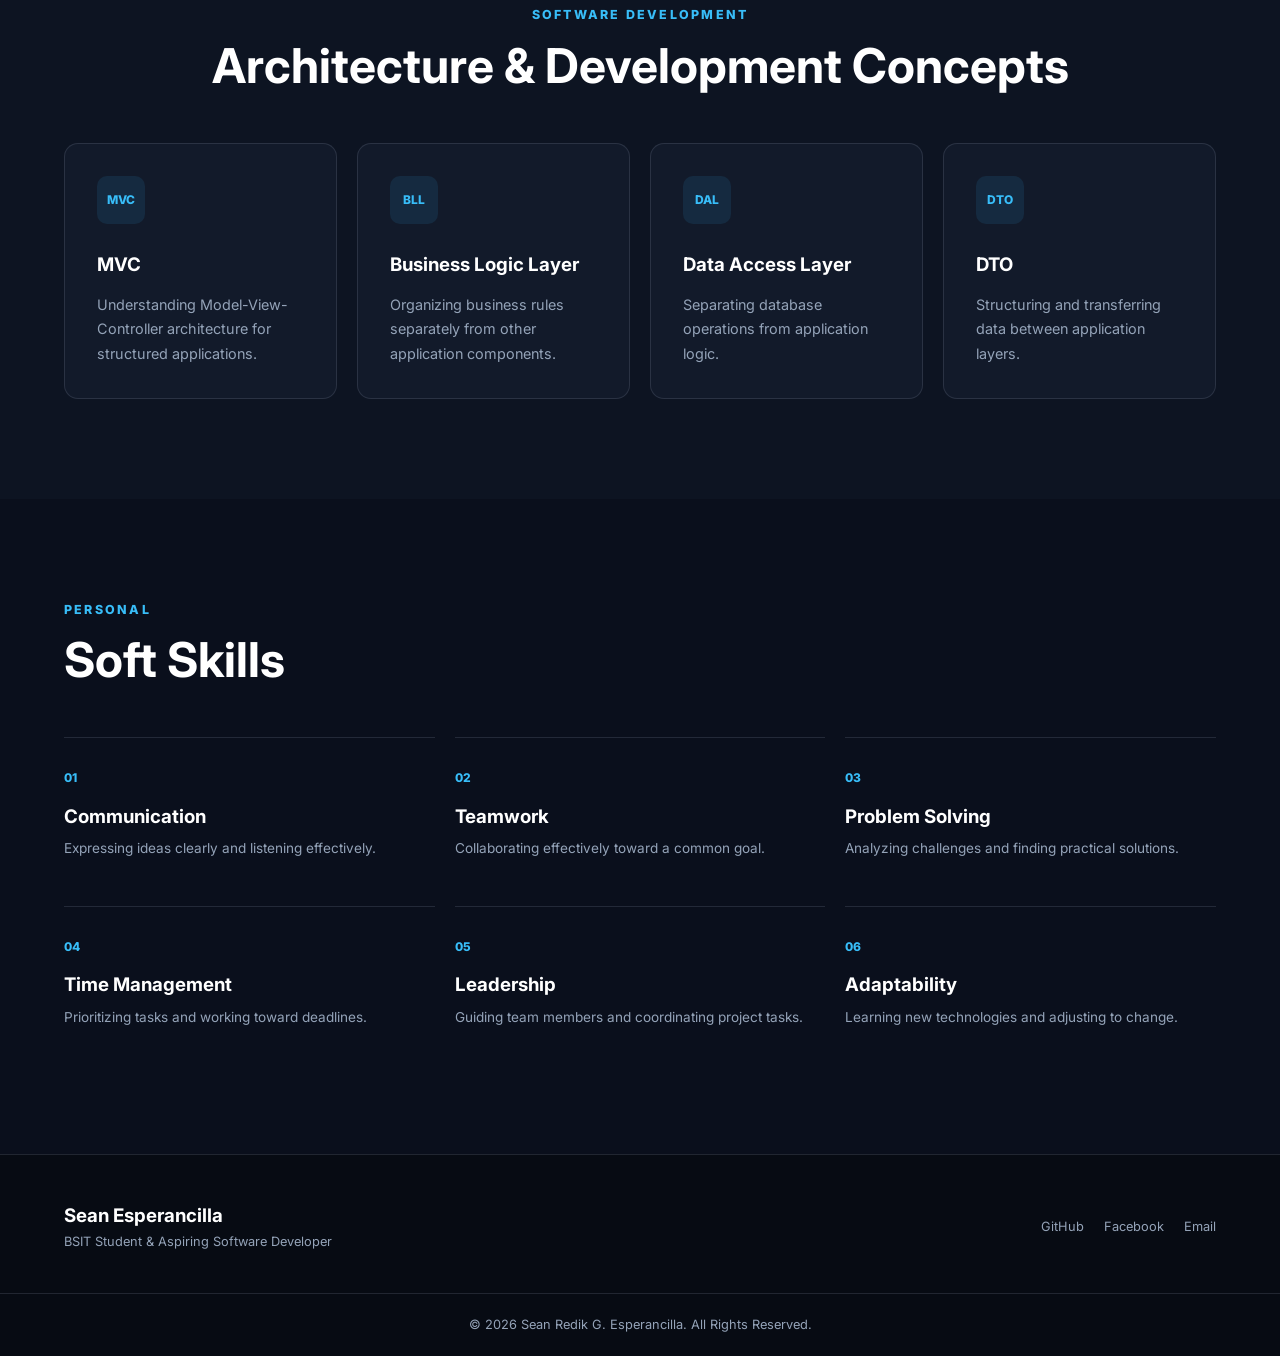
<file: skills.html>
<!DOCTYPE html>
<html lang="en">
<head>
    <meta charset="UTF-8">
    <meta name="viewport" content="width=device-width, initial-scale=1.0">

    <meta name="description" content="Technical and soft skills of Sean Esperancilla">

    <title>Skills | Sean Esperancilla</title>

    <link rel="stylesheet" href="css/style.css">

    <link rel="preconnect" href="https://fonts.googleapis.com">
    <link rel="preconnect" href="https://fonts.gstatic.com" crossorigin>
    <link href="https://fonts.googleapis.com/css2?family=Inter:wght@400;500;600;700;800&display=swap" rel="stylesheet">
</head>

<body>

    <header class="header">
        <nav class="navbar container">

            <a href="index.html" class="logo">
                SE<span>.</span>
            </a>

            <button class="menu-toggle" id="menuToggle" aria-label="Toggle navigation">
                ☰
            </button>

            <ul class="nav-menu" id="navMenu">
                <li><a href="index.html">Home</a></li>
                <li><a href="about.html">About</a></li>
                <li><a href="skills.html" class="active">Skills</a></li>
                <li><a href="projects.html">Projects</a></li>
                <li><a href="education.html">Education</a></li>
                <li><a href="contact.html">Contact</a></li>
            </ul>

        </nav>
    </header>

    <main>

        <section class="page-header">
            <div class="container">
                <p class="eyebrow">WHAT I KNOW</p>
                <h1>Skills</h1>
                <p>
                    Technologies, development concepts, and personal skills
                    I have developed through my studies and projects.
                </p>
            </div>
        </section>

        <!-- Technical Skills -->
        <section class="section">
            <div class="container">

                <div class="section-heading">
                    <p class="eyebrow">TECHNICAL</p>
                    <h2>Technical Skills</h2>
                </div>

                <div class="skills-grid">

                    <article class="skill-card">
                        <div class="skill-number">01</div>
                        <h3>HTML</h3>
                        <p>
                            Creating structured and semantic web pages.
                        </p>
                        <div class="skill-bar">
                            <span style="width: 88%;"></span>
                        </div>
                    </article>

                    <article class="skill-card">
                        <div class="skill-number">02</div>
                        <h3>CSS</h3>
                        <p>
                            Designing responsive and visually organized interfaces.
                        </p>
                        <div class="skill-bar">
                            <span style="width: 82%;"></span>
                        </div>
                    </article>

                    <article class="skill-card">
                        <div class="skill-number">03</div>
                        <h3>C#</h3>
                        <p>
                            Application development, object-oriented programming,
                            and system logic.
                        </p>
                        <div class="skill-bar">
                            <span style="width: 88%;"></span>
                        </div>
                    </article>

                    <article class="skill-card">
                        <div class="skill-number">04</div>
                        <h3>React</h3>
                        <p>
                            Building component-based web interfaces.
                        </p>
                        <div class="skill-bar">
                            <span style="width: 65%;"></span>
                        </div>
                    </article>

                    <article class="skill-card">
                        <div class="skill-number">05</div>
                        <h3>TypeScript</h3>
                        <p>
                            Working with typed JavaScript for web applications.
                        </p>
                        <div class="skill-bar">
                            <span style="width: 62%;"></span>
                        </div>
                    </article>

                    <article class="skill-card">
                        <div class="skill-number">06</div>
                        <h3>Python</h3>
                        <p>
                            Basic programming concepts and problem solving.
                        </p>
                        <div class="skill-bar">
                            <span style="width: 45%;"></span>
                        </div>
                    </article>

                    <article class="skill-card">
                        <div class="skill-number">07</div>
                        <h3>ASP.NET MVC</h3>
                        <p>
                            Developing structured web applications using MVC.
                        </p>
                        <div class="skill-bar">
                            <span style="width: 82%;"></span>
                        </div>
                    </article>

                    <article class="skill-card">
                        <div class="skill-number">08</div>
                        <h3>Microsoft SQL Server</h3>
                        <p>
                            Database design, SQL queries, and data management.
                        </p>
                        <div class="skill-bar">
                            <span style="width: 78%;"></span>
                        </div>
                    </article>

                    <article class="skill-card">
                        <div class="skill-number">09</div>
                        <h3>Networking</h3>
                        <p>
                            Basic LAN configuration, IP addressing, and
                            network troubleshooting.
                        </p>
                        <div class="skill-bar">
                            <span style="width: 55%;"></span>
                        </div>
                    </article>

                </div>

            </div>
        </section>

        <!-- Architecture -->
        <section class="section section-alt">
            <div class="container">

                <div class="section-heading centered">
                    <p class="eyebrow">SOFTWARE DEVELOPMENT</p>
                    <h2>Architecture & Development Concepts</h2>
                </div>

                <div class="card-grid four-columns">

                    <article class="info-card">
                        <div class="card-icon">MVC</div>
                        <h3>MVC</h3>
                        <p>
                            Understanding Model-View-Controller architecture
                            for structured applications.
                        </p>
                    </article>

                    <article class="info-card">
                        <div class="card-icon">BLL</div>
                        <h3>Business Logic Layer</h3>
                        <p>
                            Organizing business rules separately from other
                            application components.
                        </p>
                    </article>

                    <article class="info-card">
                        <div class="card-icon">DAL</div>
                        <h3>Data Access Layer</h3>
                        <p>
                            Separating database operations from application logic.
                        </p>
                    </article>

                    <article class="info-card">
                        <div class="card-icon">DTO</div>
                        <h3>DTO</h3>
                        <p>
                            Structuring and transferring data between application
                            layers.
                        </p>
                    </article>

                </div>

            </div>
        </section>

        <!-- Soft Skills -->
        <section class="section">
            <div class="container">

                <div class="section-heading">
                    <p class="eyebrow">PERSONAL</p>
                    <h2>Soft Skills</h2>
                </div>

                <div class="soft-skills-grid">

                    <div class="soft-skill">
                        <span>01</span>
                        <h3>Communication</h3>
                        <p>Expressing ideas clearly and listening effectively.</p>
                    </div>

                    <div class="soft-skill">
                        <span>02</span>
                        <h3>Teamwork</h3>
                        <p>Collaborating effectively toward a common goal.</p>
                    </div>

                    <div class="soft-skill">
                        <span>03</span>
                        <h3>Problem Solving</h3>
                        <p>Analyzing challenges and finding practical solutions.</p>
                    </div>

                    <div class="soft-skill">
                        <span>04</span>
                        <h3>Time Management</h3>
                        <p>Prioritizing tasks and working toward deadlines.</p>
                    </div>

                    <div class="soft-skill">
                        <span>05</span>
                        <h3>Leadership</h3>
                        <p>Guiding team members and coordinating project tasks.</p>
                    </div>

                    <div class="soft-skill">
                        <span>06</span>
                        <h3>Adaptability</h3>
                        <p>Learning new technologies and adjusting to change.</p>
                    </div>

                </div>

            </div>
        </section>

    </main>

    <footer class="footer">
        <div class="container footer-content">

            <div>
                <h3>Sean Esperancilla</h3>
                <p>BSIT Student & Aspiring Software Developer</p>
            </div>

            <div class="footer-links">
                <a href="https://github.com/SeanEsperancilla"
                   target="_blank"
                   rel="noopener noreferrer">GitHub</a>

                <a href="https://www.facebook.com/Sean.Esperancilla"
                   target="_blank"
                   rel="noopener noreferrer">Facebook</a>

                <a href="mailto:sprncll@gmail.com">Email</a>
            </div>

        </div>

        <div class="copyright">
            <p>© <span id="year"></span> Sean Redik G. Esperancilla. All Rights Reserved.</p>
        </div>
    </footer>

    <script src="js/script.js"></script>
</body>
</html>
</file>
<file: css/style.css>
/* ============================================
   SEAN ESPERANCILLA PORTFOLIO
   Main Stylesheet
   ============================================ */

/* ---------- RESET ---------- */

* {
    margin: 0;
    padding: 0;
    box-sizing: border-box;
}

html {
    scroll-behavior: smooth;
}

body {
    font-family: "Inter", Arial, sans-serif;
    background: #0a0f1c;
    color: #e8edf5;
    line-height: 1.7;
    overflow-x: hidden;
}

img {
    max-width: 100%;
    display: block;
}

a {
    color: inherit;
    text-decoration: none;
}

button,
input,
textarea,
select {
    font: inherit;
}

ul {
    list-style: none;
}

/* ---------- VARIABLES ---------- */

:root {
    --bg: #0a0f1c;
    --bg-light: #111827;
    --card: #121a2a;
    --card-hover: #182338;
    --text: #e8edf5;
    --muted: #94a3b8;
    --accent: #38bdf8;
    --accent-dark: #0284c7;
    --border: rgba(148, 163, 184, 0.18);
    --white: #ffffff;
    --max-width: 1180px;
}

/* ---------- GLOBAL ---------- */

.container {
    width: min(90%, var(--max-width));
    margin: 0 auto;
}

.section {
    padding: 100px 0;
}

.section-alt {
    background: #0d1422;
}

.narrow-container {
    max-width: 850px;
}

.centered {
    text-align: center;
}

.center-text {
    text-align: center;
}

.eyebrow {
    color: var(--accent);
    font-size: 0.78rem;
    font-weight: 800;
    letter-spacing: 0.18em;
    margin-bottom: 12px;
}

.section-heading {
    margin-bottom: 50px;
}

.section-heading h2 {
    font-size: clamp(2rem, 4vw, 3rem);
    line-height: 1.15;
    color: var(--white);
}

.section-heading > p:not(.eyebrow) {
    color: var(--muted);
    max-width: 650px;
    margin-top: 15px;
}

/* ---------- HEADER ---------- */

.header {
    position: sticky;
    top: 0;
    z-index: 1000;
    background: rgba(10, 15, 28, 0.9);
    backdrop-filter: blur(15px);
    border-bottom: 1px solid var(--border);
}

.navbar {
    min-height: 75px;
    display: flex;
    align-items: center;
    justify-content: space-between;
}

.logo {
    font-size: 1.5rem;
    font-weight: 800;
    color: var(--white);
}

.logo span {
    color: var(--accent);
}

.nav-menu {
    display: flex;
    align-items: center;
    gap: 30px;
}

.nav-menu a {
    position: relative;
    color: var(--muted);
    font-size: 0.9rem;
    font-weight: 600;
    transition: 0.3s;
}

.nav-menu a:hover,
.nav-menu a.active {
    color: var(--white);
}

.nav-menu a.active::after {
    content: "";
    position: absolute;
    left: 0;
    right: 0;
    bottom: -9px;
    height: 2px;
    background: var(--accent);
}

.menu-toggle {
    display: none;
    background: transparent;
    border: 0;
    color: var(--white);
    font-size: 1.7rem;
    cursor: pointer;
}

/* ---------- BUTTONS ---------- */

.btn {
    display: inline-flex;
    align-items: center;
    justify-content: center;
    gap: 8px;
    min-height: 50px;
    padding: 0 24px;
    border-radius: 8px;
    font-weight: 700;
    font-size: 0.9rem;
    cursor: pointer;
    transition: 0.3s ease;
    border: 1px solid transparent;
}

.btn-primary {
    background: var(--accent);
    color: #06111c;
}

.btn-primary:hover {
    background: #7dd3fc;
    transform: translateY(-2px);
}

.btn-outline {
    border-color: var(--border);
    color: var(--white);
    background: transparent;
}

.btn-outline:hover {
    border-color: var(--accent);
    color: var(--accent);
}

/* ---------- HERO ---------- */

.hero {
    min-height: calc(100vh - 75px);
    display: flex;
    align-items: center;
    position: relative;
    overflow: hidden;
}

.hero::before {
    content: "";
    position: absolute;
    width: 500px;
    height: 500px;
    background: rgba(56, 189, 248, 0.08);
    border-radius: 50%;
    filter: blur(100px);
    top: 10%;
    right: -150px;
}

.hero-content {
    display: grid;
    grid-template-columns: 1.15fr 0.85fr;
    align-items: center;
    gap: 80px;
    padding: 80px 0;
}

.hero-text h1 {
    font-size: clamp(3rem, 7vw, 6rem);
    line-height: 0.98;
    letter-spacing: -0.05em;
    color: var(--white);
    margin-bottom: 25px;
}

.hero-text h1 span {
    color: var(--accent);
}

.hero-text h2 {
    font-size: clamp(1.1rem, 2vw, 1.45rem);
    color: #cbd5e1;
    margin-bottom: 22px;
}

.hero-description {
    max-width: 650px;
    color: var(--muted);
    font-size: 1.05rem;
}

.hero-buttons {
    display: flex;
    flex-wrap: wrap;
    gap: 15px;
    margin-top: 35px;
}

.social-links {
    display: flex;
    flex-wrap: wrap;
    gap: 25px;
    margin-top: 30px;
}

.social-links a {
    color: var(--muted);
    font-size: 0.85rem;
    font-weight: 600;
    transition: 0.3s;
}

.social-links a:hover {
    color: var(--accent);
}

.hero-image {
    position: relative;
    width: min(100%, 420px);
    margin-left: auto;
}

.hero-image img {
    width: 100%;
    aspect-ratio: 1 / 1;
    object-fit: cover;
    border-radius: 24px;
    border: 1px solid var(--border);
    position: relative;
    z-index: 2;
}

.image-decoration {
    position: absolute;
    width: 100%;
    height: 100%;
    border: 2px solid var(--accent);
    border-radius: 24px;
    top: 22px;
    left: 22px;
    opacity: 0.4;
}

/* ---------- INTRO ---------- */

.intro-grid {
    display: grid;
    grid-template-columns: 1fr 1fr;
    gap: 80px;
    align-items: center;
}

.intro-grid p {
    color: var(--muted);
    margin-bottom: 18px;
}

.stats-grid {
    display: grid;
    grid-template-columns: repeat(2, 1fr);
    gap: 15px;
}

.stat-card {
    background: var(--card);
    border: 1px solid var(--border);
    padding: 28px;
    border-radius: 12px;
}

.stat-card strong {
    display: block;
    font-size: 2rem;
    color: var(--accent);
}

.stat-card span {
    color: var(--muted);
    font-size: 0.85rem;
}

/* ---------- CARDS ---------- */

.card-grid {
    display: grid;
    gap: 20px;
}

.three-columns {
    grid-template-columns: repeat(3, 1fr);
}

.four-columns {
    grid-template-columns: repeat(4, 1fr);
}

.info-card {
    background: var(--card);
    border: 1px solid var(--border);
    border-radius: 14px;
    padding: 32px;
    transition: 0.3s;
}

.info-card:hover {
    transform: translateY(-5px);
    background: var(--card-hover);
    border-color: rgba(56, 189, 248, 0.35);
}

.card-icon {
    width: 48px;
    height: 48px;
    display: grid;
    place-items: center;
    border-radius: 10px;
    background: rgba(56, 189, 248, 0.1);
    color: var(--accent);
    font-size: 0.75rem;
    font-weight: 800;
    margin-bottom: 25px;
}

.info-card h3 {
    color: var(--white);
    margin-bottom: 12px;
}

.info-card p {
    color: var(--muted);
    font-size: 0.9rem;
}

/* ---------- CTA ---------- */

.cta-section {
    padding-top: 80px;
    padding-bottom: 80px;
}

.cta-content {
    display: flex;
    align-items: center;
    justify-content: space-between;
    gap: 40px;
    background: var(--card);
    border: 1px solid var(--border);
    border-radius: 18px;
    padding: 50px;
}

.cta-content h2 {
    font-size: clamp(1.7rem, 3vw, 2.5rem);
    color: var(--white);
    margin-bottom: 8px;
}

.cta-content p:last-child {
    color: var(--muted);
}

/* ---------- PAGE HEADER ---------- */

.page-header {
    padding: 100px 0 80px;
    border-bottom: 1px solid var(--border);
    background:
        radial-gradient(circle at 80% 20%, rgba(56, 189, 248, 0.08), transparent 35%);
}

.page-header h1 {
    font-size: clamp(3rem, 7vw, 5rem);
    line-height: 1;
    color: var(--white);
    letter-spacing: -0.04em;
    margin-bottom: 20px;
}

.page-header > div > p:last-child {
    max-width: 650px;
    color: var(--muted);
    font-size: 1.05rem;
}

/* ---------- ABOUT ---------- */

.about-grid {
    display: grid;
    grid-template-columns: 0.7fr 1.3fr;
    gap: 80px;
    align-items: center;
}

.about-image img {
    width: 100%;
    aspect-ratio: 1 / 1;
    object-fit: cover;
    border-radius: 20px;
    border: 1px solid var(--border);
}

.about-content h2 {
    font-size: clamp(2rem, 4vw, 3rem);
    line-height: 1.1;
    margin-bottom: 25px;
    color: var(--white);
}

.about-content p {
    color: var(--muted);
    margin-bottom: 18px;
}

.quote-card {
    padding: 45px;
    background: var(--card);
    border: 1px solid var(--border);
    border-left: 3px solid var(--accent);
    border-radius: 12px;
}

.quote-card p {
    color: var(--muted);
    margin-bottom: 15px;
}

.quote-card p:last-child {
    margin-bottom: 0;
}

.education-list {
    display: grid;
    gap: 15px;
}

.education-item {
    display: grid;
    grid-template-columns: 180px 1fr;
    gap: 30px;
    padding: 30px;
    background: var(--card);
    border: 1px solid var(--border);
    border-radius: 12px;
}

.education-year {
    color: var(--accent);
    font-weight: 700;
}

.education-item h3 {
    color: var(--white);
    margin-bottom: 5px;
}

.education-item p,
.education-item small {
    color: var(--muted);
}

.two-column-sections {
    display: grid;
    grid-template-columns: 1fr 1fr;
    gap: 80px;
}

.tag-list {
    display: flex;
    flex-wrap: wrap;
    gap: 10px;
}

.tag-list li {
    padding: 10px 15px;
    background: var(--card);
    border: 1px solid var(--border);
    border-radius: 100px;
    color: #cbd5e1;
    font-size: 0.85rem;
}

.values-list {
    display: grid;
    gap: 25px;
}

.values-list h3 {
    color: var(--white);
    margin-bottom: 5px;
}

.values-list p {
    color: var(--muted);
    font-size: 0.9rem;
}

/* ---------- SKILLS ---------- */

.skills-grid {
    display: grid;
    grid-template-columns: repeat(3, 1fr);
    gap: 20px;
}

.skill-card {
    background: var(--card);
    border: 1px solid var(--border);
    border-radius: 14px;
    padding: 30px;
    transition: 0.3s;
}

.skill-card:hover {
    transform: translateY(-5px);
    border-color: rgba(56, 189, 248, 0.4);
}

.skill-number {
    color: var(--accent);
    font-size: 0.75rem;
    font-weight: 800;
    margin-bottom: 20px;
}

.skill-card h3 {
    color: var(--white);
    margin-bottom: 8px;
}

.skill-card p {
    color: var(--muted);
    font-size: 0.85rem;
    min-height: 55px;
}

.skill-bar {
    width: 100%;
    height: 4px;
    background: #263246;
    margin-top: 25px;
    border-radius: 10px;
    overflow: hidden;
}

.skill-bar span {
    display: block;
    height: 100%;
    background: var(--accent);
    border-radius: inherit;
}

.soft-skills-grid {
    display: grid;
    grid-template-columns: repeat(3, 1fr);
    gap: 20px;
}

.soft-skill {
    padding: 25px 0;
    border-top: 1px solid var(--border);
}

.soft-skill > span {
    color: var(--accent);
    font-size: 0.75rem;
    font-weight: 800;
}

.soft-skill h3 {
    margin: 10px 0 5px;
    color: var(--white);
}

.soft-skill p {
    color: var(--muted);
    font-size: 0.85rem;
}

/* ---------- PROJECTS ---------- */

.projects-grid {
    display: grid;
    grid-template-columns: repeat(2, 1fr);
    gap: 30px;
}

.project-card {
    overflow: hidden;
    background: var(--card);
    border: 1px solid var(--border);
    border-radius: 16px;
    transition: 0.3s;
}

.project-card:hover {
    transform: translateY(-5px);
    border-color: rgba(56, 189, 248, 0.4);
}

.project-image {
    height: 260px;
    position: relative;
    overflow: hidden;
    background: #182338;
}

.project-image img {
    width: 100%;
    height: 100%;
    object-fit: cover;
    transition: 0.4s;
}

.project-card:hover .project-image img {
    transform: scale(1.04);
}

.project-image > span {
    position: absolute;
    top: 18px;
    right: 18px;
    background: rgba(10, 15, 28, 0.85);
    color: var(--accent);
    width: 40px;
    height: 40px;
    display: grid;
    place-items: center;
    border-radius: 50%;
    font-weight: 800;
}

.project-content {
    padding: 30px;
}

.project-meta {
    display: flex;
    justify-content: space-between;
    gap: 10px;
    color: var(--accent);
    font-size: 0.68rem;
    font-weight: 800;
    letter-spacing: 0.08em;
    margin-bottom: 15px;
}

.project-content h2 {
    color: var(--white);
    font-size: 1.5rem;
    margin-bottom: 15px;
}

.project-content p {
    color: var(--muted);
    font-size: 0.88rem;
    margin-bottom: 20px;
}

.project-content h4 {
    color: #cbd5e1;
    font-size: 0.8rem;
    margin: 20px 0 8px;
}

.tech-tags {
    display: flex;
    flex-wrap: wrap;
    gap: 7px;
}

.tech-tags span {
    background: rgba(56, 189, 248, 0.08);
    color: var(--accent);
    border: 1px solid rgba(56, 189, 248, 0.15);
    border-radius: 100px;
    padding: 6px 10px;
    font-size: 0.7rem;
}

/* ---------- TIMELINE ---------- */

.timeline {
    position: relative;
    max-width: 900px;
    margin: 0 auto;
    padding-left: 50px;
}

.timeline::before {
    content: "";
    position: absolute;
    left: 12px;
    top: 0;
    bottom: 0;
    width: 1px;
    background: var(--border);
}

.timeline-item {
    position: relative;
    margin-bottom: 50px;
}

.timeline-item:last-child {
    margin-bottom: 0;
}

.timeline-dot {
    position: absolute;
    left: -44px;
    top: 4px;
    width: 15px;
    height: 15px;
    border-radius: 50%;
    background: var(--accent);
    box-shadow: 0 0 0 6px rgba(56, 189, 248, 0.1);
}

.timeline-date {
    color: var(--accent);
    font-size: 0.8rem;
    font-weight: 800;
    margin-bottom: 10px;
}

.timeline-content {
    padding: 30px;
    background: var(--card);
    border: 1px solid var(--border);
    border-radius: 12px;
}

.timeline-label {
    color: var(--accent);
    font-size: 0.68rem;
    font-weight: 800;
    letter-spacing: 0.12em;
}

.timeline-content h3 {
    color: var(--white);
    font-size: 1.3rem;
    margin: 8px 0 5px;
}

.timeline-content h4 {
    color: #cbd5e1;
    margin-bottom: 12px;
}

.timeline-content p {
    color: var(--muted);
    font-size: 0.9rem;
}

/* ---------- CONTACT ---------- */
.contact-section {
    max-width: 1000px;
    margin: 0 auto;
    padding: 60px 20px;
}

.contact-intro {
    text-align: center;
    max-width: 700px;
    margin: 0 auto 40px;
}

.contact-intro h2 {
    font-size: 2rem;
    margin-bottom: 15px;
}

.contact-intro p {
    line-height: 1.7;
    opacity: 0.85;
}

.contact-cards {
    display: grid;
    grid-template-columns: repeat(3, 1fr);
    gap: 25px;
    margin-bottom: 40px;
}

.contact-card {
    display: flex;
    align-items: center;
    gap: 18px;
    padding: 25px;
    text-decoration: none;
    color: inherit;
    border-radius: 15px;
    border: 1px solid rgba(128, 128, 128, 0.25);
    transition: transform 0.3s ease, box-shadow 0.3s ease;
}

.contact-card:hover {
    transform: translateY(-7px);
    box-shadow: 0 10px 25px rgba(0, 0, 0, 0.12);
}

.contact-card h3 {
    margin: 0 0 5px;
}

.contact-card p {
    margin: 0 0 8px;
    opacity: 0.8;
}

.contact-card span {
    font-size: 0.85rem;
    opacity: 0.7;
}

.contact-icon {
    min-width: 55px;
    height: 55px;
    display: flex;
    align-items: center;
    justify-content: center;
    border-radius: 50%;
    font-weight: bold;
    font-size: 1.2rem;
    border: 1px solid rgba(128, 128, 128, 0.3);
}

.contact-details {
    display: grid;
    grid-template-columns: repeat(3, 1fr);
    gap: 20px;
    text-align: center;
    padding-top: 30px;
    border-top: 1px solid rgba(128, 128, 128, 0.25);
}

.contact-details strong {
    display: block;
    margin-bottom: 8px;
}

.contact-details p {
    margin: 0;
    opacity: 0.75;
}
/* ---------- FOOTER ---------- */

.footer {
    background: #070b13;
    border-top: 1px solid var(--border);
    padding-top: 45px;
}

.footer-content {
    display: flex;
    justify-content: space-between;
    align-items: center;
    gap: 30px;
    padding-bottom: 40px;
}

.footer h3 {
    color: var(--white);
}

.footer p {
    color: var(--muted);
    font-size: 0.8rem;
}

.footer-links {
    display: flex;
    flex-wrap: wrap;
    gap: 20px;
}

.footer-links a {
    color: var(--muted);
    font-size: 0.8rem;
}

.footer-links a:hover {
    color: var(--accent);
}

.copyright {
    border-top: 1px solid var(--border);
    text-align: center;
    padding: 20px;
}

/* ============================================
   RESPONSIVE DESIGN
   ============================================ */

/* ---------- TABLET ---------- */

@media (max-width: 1024px) {

    .section {
        padding: 80px 0;
    }

    .hero-content {
        grid-template-columns: 1fr 0.7fr;
        gap: 45px;
    }

    .hero-text h1 {
        font-size: clamp(3rem, 7vw, 5rem);
    }

    .three-columns {
        grid-template-columns: repeat(2, 1fr);
    }

    .four-columns {
        grid-template-columns: repeat(2, 1fr);
    }

    .skills-grid {
        grid-template-columns: repeat(2, 1fr);
    }

    .soft-skills-grid {
        grid-template-columns: repeat(2, 1fr);
    }

    .projects-grid {
        grid-template-columns: 1fr;
    }

    .contact-grid {
        grid-template-columns: 1fr;
    }

    .contact-info {
        max-width: 700px;
    }

}

/* ---------- MOBILE ---------- */

@media (max-width: 768px) {

    .container {
        width: min(92%, var(--max-width));
    }

    .section {
        padding: 65px 0;
    }

    /* Navigation */

    .menu-toggle {
        display: block;
    }

    .nav-menu {
        position: absolute;
        top: 75px;
        left: 0;
        right: 0;
        background: #0a0f1c;
        border-bottom: 1px solid var(--border);
        display: none;
        flex-direction: column;
        align-items: stretch;
        gap: 0;
        padding: 10px 5%;
    }

    .nav-menu.show {
        display: flex;
    }

    .nav-menu li {
        width: 100%;
    }

    .nav-menu a {
        display: block;
        padding: 14px 0;
    }

    .nav-menu a.active::after {
        display: none;
    }

    /* Hero */

    .hero-content {
        grid-template-columns: 1fr;
        text-align: center;
        padding: 65px 0;
    }

    .hero-text h1 {
        font-size: clamp(2.8rem, 14vw, 4.5rem);
    }

    .hero-buttons,
    .social-links {
        justify-content: center;
    }

    .hero-image {
        margin: 30px auto 0;
        max-width: 330px;
        order: -1;
    }

    .image-decoration {
        top: 14px;
        left: 14px;
    }

    /* General grids */

    .intro-grid,
    .about-grid,
    .two-column-sections {
        grid-template-columns: 1fr;
        gap: 45px;
    }

    .three-columns,
    .four-columns,
    .skills-grid,
    .soft-skills-grid {
        grid-template-columns: 1fr;
    }

    /* Headers */

    .page-header {
        padding: 70px 0 60px;
    }

    .page-header h1 {
        font-size: 3rem;
    }

    /* Education */

    .education-item {
        grid-template-columns: 1fr;
        gap: 8px;
    }

    /* Timeline */

    .timeline {
        padding-left: 35px;
    }

    .timeline::before {
        left: 7px;
    }

    .timeline-dot {
        left: -35px;
    }

    /* CTA */

    .cta-content {
        flex-direction: column;
        align-items: flex-start;
        padding: 30px;
    }

    /* Forms */

    .form-row {
        grid-template-columns: 1fr;
    }

    .contact-form-wrapper {
        padding: 22px;
    }

    /* Footer */

    .footer-content {
        flex-direction: column;
        align-items: flex-start;
    }

}

/* ---------- SMALL MOBILE ---------- */

@media (max-width: 480px) {

    .hero-text h1 {
        font-size: 2.7rem;
    }

    .hero-text h2 {
        font-size: 1rem;
    }

    .hero-description {
        font-size: 0.9rem;
    }

    .hero-buttons {
        flex-direction: column;
    }

    .hero-buttons .btn {
        width: 100%;
    }

    .stats-grid {
        grid-template-columns: 1fr;
    }

    .project-image {
        height: 210px;
    }

    .project-content {
        padding: 22px;
    }

    .project-meta {
        flex-direction: column;
        gap: 4px;
    }

    .radio-options {
        flex-direction: column;
        gap: 12px;
    }

    .form-buttons {
        flex-direction: column;
    }

    .form-buttons .btn {
        width: 100%;
    }

}

.project-number {
    font-size: 2.5rem;
    font-weight: 800;
    padding: 25px 30px;
    border-bottom: 1px solid rgba(128, 128, 128, 0.25);
}

/* ============================================
   MODERN POLISH
   ============================================ */

::selection {
    background: var(--accent);
    color: #06111c;
}

:focus-visible {
    outline: 2px solid var(--accent);
    outline-offset: 3px;
    border-radius: 4px;
}

/* Header shadow once the page is scrolled */

.header {
    transition: box-shadow 0.3s ease, background 0.3s ease;
}

.header.scrolled {
    background: rgba(10, 15, 28, 0.96);
    box-shadow: 0 8px 30px rgba(0, 0, 0, 0.35);
}

/* Animated nav underline */

.nav-menu a::after {
    content: "";
    position: absolute;
    left: 0;
    right: 0;
    bottom: -9px;
    height: 2px;
    background: var(--accent);
    transform: scaleX(0);
    transform-origin: left;
    transition: transform 0.3s ease;
}

.nav-menu a:hover::after,
.nav-menu a.active::after {
    transform: scaleX(1);
}

/* Buttons */

.btn-primary {
    background: linear-gradient(135deg, var(--accent), #60a5fa);
    box-shadow: 0 8px 24px rgba(56, 189, 248, 0.25);
}

.btn-primary:hover {
    background: linear-gradient(135deg, #7dd3fc, #93c5fd);
    box-shadow: 0 12px 32px rgba(56, 189, 248, 0.35);
}

.btn:active {
    transform: translateY(0);
}

/* Hero */

.hero-text h1 span {
    background: linear-gradient(90deg, var(--accent), #818cf8);
    -webkit-background-clip: text;
    background-clip: text;
    color: transparent;
}

.hero-image img {
    box-shadow: 0 25px 60px rgba(0, 0, 0, 0.45);
    transition: transform 0.5s ease;
}

.hero-image:hover img {
    transform: translate(-6px, -6px);
}

.image-decoration {
    transition: transform 0.5s ease;
}

.hero-image:hover .image-decoration {
    transform: translate(6px, 6px);
    opacity: 0.7;
}

/* Cards */

.info-card,
.skill-card,
.project-card,
.stat-card,
.timeline-content,
.education-item,
.contact-card {
    transition: transform 0.3s ease, background 0.3s ease,
                border-color 0.3s ease, box-shadow 0.3s ease;
}

.info-card:hover,
.skill-card:hover,
.project-card:hover,
.contact-card:hover {
    box-shadow: 0 18px 40px rgba(0, 0, 0, 0.35);
}

.stat-card:hover,
.timeline-content:hover,
.education-item:hover {
    transform: translateY(-3px);
    border-color: rgba(56, 189, 248, 0.35);
}

.contact-card {
    background: var(--card);
    border-color: var(--border);
}

.contact-card:hover {
    border-color: rgba(56, 189, 248, 0.4);
}

/* Skill bars animate in when revealed */

.skill-bar span {
    transform-origin: left;
    transition: transform 1s cubic-bezier(0.22, 1, 0.36, 1);
}

.js .skill-card:not(.in-view) .skill-bar span {
    transform: scaleX(0);
}

/* Scroll reveal */

.js .reveal {
    opacity: 0;
    transform: translateY(24px);
    transition: opacity 0.7s ease, transform 0.7s cubic-bezier(0.22, 1, 0.36, 1);
    transition-delay: var(--delay, 0s);
}

.js .reveal.in-view {
    opacity: 1;
    transform: none;
}

/* Smooth anchor offset under sticky header */

html {
    scroll-padding-top: 90px;
}

/* ---------- Mobile fixes ---------- */

.menu-toggle {
    width: 44px;
    height: 44px;
    line-height: 1;
}

@media (max-width: 1024px) {
    .contact-cards,
    .contact-details {
        grid-template-columns: 1fr;
    }
}

@media (max-width: 768px) {
    .nav-menu {
        top: 100%;
        max-height: calc(100vh - 75px);
        overflow-y: auto;
        background: rgba(10, 15, 28, 0.98);
        box-shadow: 0 20px 40px rgba(0, 0, 0, 0.4);
    }

    .nav-menu a::after {
        display: none;
    }

    .nav-menu a.active {
        color: var(--accent);
    }

    .nav-menu a {
        padding: 16px 0;
    }

    .hero {
        min-height: auto;
    }

    .section-heading {
        margin-bottom: 35px;
    }

    .contact-section {
        padding: 45px 0;
    }

    .contact-card {
        padding: 20px;
    }

    .project-image {
        height: 220px;
    }

    .cta-content .btn {
        width: 100%;
    }

    .footer-links {
        gap: 16px;
    }
}

@media (max-width: 480px) {
    .section {
        padding: 55px 0;
    }

    .page-header h1 {
        font-size: 2.4rem;
    }

    .info-card,
    .skill-card {
        padding: 24px;
    }

    .cta-content {
        padding: 24px;
    }
}

/* Respect reduced-motion preferences */

@media (prefers-reduced-motion: reduce) {
    *,
    *::before,
    *::after {
        animation: none !important;
        transition: none !important;
        scroll-behavior: auto !important;
    }

    .js .reveal,
    .js .skill-card:not(.in-view) .skill-bar span {
        opacity: 1;
        transform: none;
    }
}
</file>
